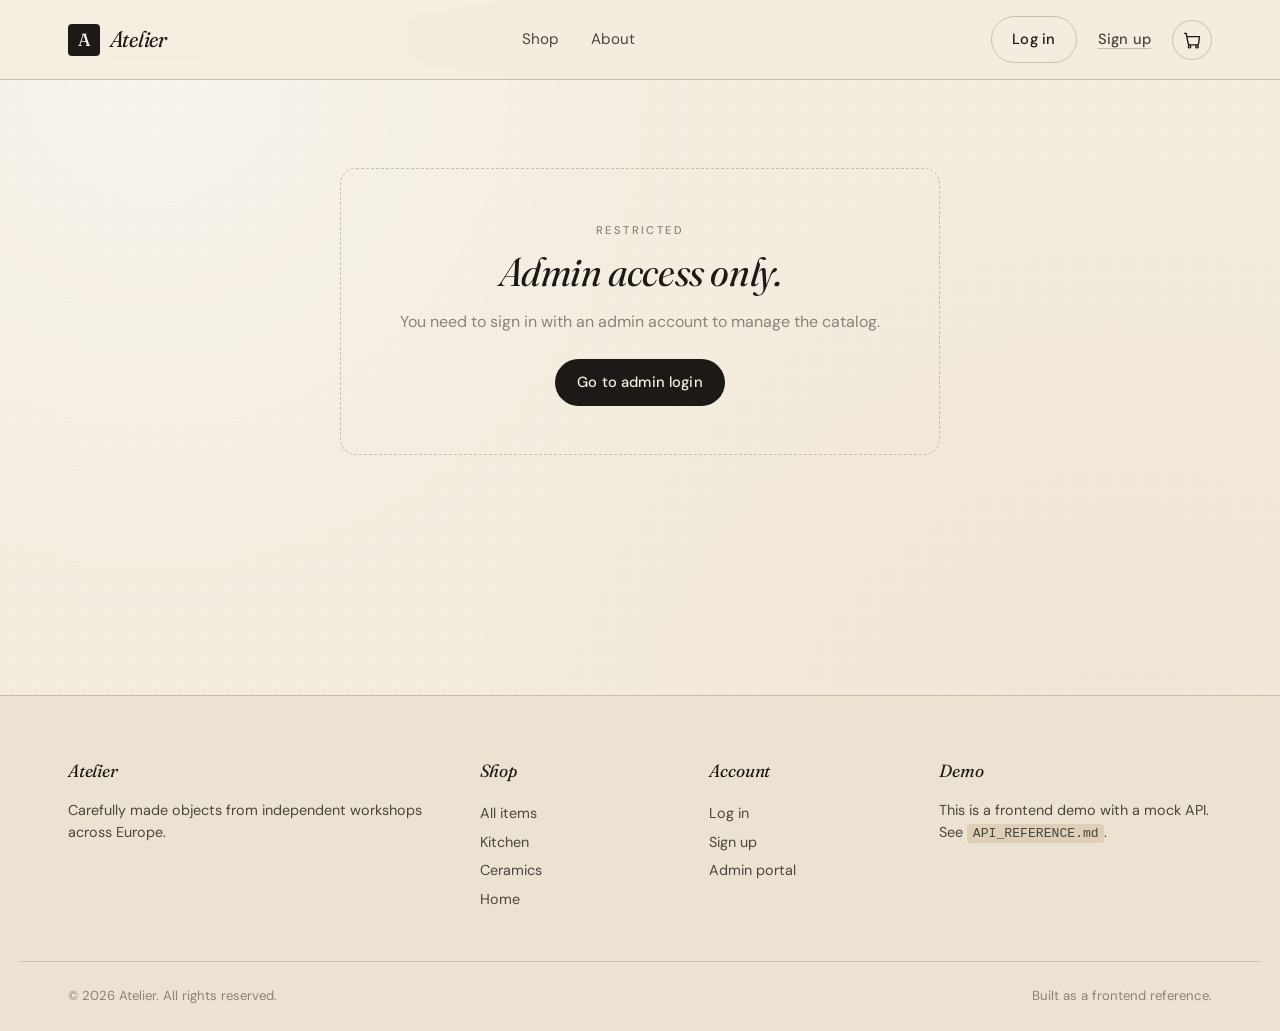
<file: ui/pages/admin-dashboard/index.html>
<!doctype html>
<html lang="en">
<head>
  <meta charset="utf-8">
  <meta name="viewport" content="width=device-width, initial-scale=1">
  <title>Admin dashboard — Atelier</title>
  <link rel="stylesheet" href="./styles.css">
</head>
<body>
  <header class="site-header" id="site-header"></header>

  <main>
    <div class="admin-page" id="admin-root">
      <div class="admin-header">
        <div>
          <span class="eyebrow">Admin</span>
          <h1>Manage catalog</h1>
          <p class="muted" style="margin-top:0.5rem;">
            Add, edit, or remove items. Changes appear instantly in the shop.
          </p>
        </div>
      </div>

      <div class="admin-grid">
        <aside class="admin-form">
          <h3 id="form-title">Add a new product</h3>
          <form id="product-form" novalidate>
            <div class="field">
              <label for="name">Name</label>
              <input id="name" name="name" type="text" required>
            </div>

            <div class="field-row">
              <div class="field">
                <label for="price">Price (DZD)</label>
                <input id="price" name="price" type="number" step="0.01" min="0" required>
              </div>
              <div class="field">
                <label for="stock">Stock</label>
                <input id="stock" name="stock" type="number" min="0" required value="1">
              </div>
            </div>

            <div class="field">
              <label for="category">Category</label>
              <input id="category" name="category" type="text" required
                     placeholder="e.g. kitchen, ceramics, home">
            </div>

            <div class="field">
              <label for="image">Image URL</label>
              <input id="image" name="image" type="url"
                     placeholder="https://…">
            </div>

            <div class="field">
              <label for="tags">Tags (comma-separated)</label>
              <input id="tags" name="tags" type="text"
                     placeholder="brass, lighting, workspace">
            </div>

            <div class="field">
              <label for="description">Description</label>
              <textarea id="description" name="description" rows="4" required></textarea>
            </div>

            <div style="display:flex; gap:0.6rem;">
              <button id="form-submit" type="submit" class="btn btn-primary btn-block">Add product</button>
              <button id="cancel-edit" type="button" class="btn btn-ghost" hidden>Cancel</button>
            </div>
          </form>
        </aside>

        <div id="admin-table-wrap"></div>
      </div>
    </div>

    <template id="admin-not-authorized-template">
      <div class="admin-not-authorized">
        <span class="eyebrow">Restricted</span>
        <h2 style="font-family: var(--font-display); font-style: italic; margin: 0.5rem 0 1rem;">
          Admin access only.
        </h2>
        <p class="muted" style="margin-bottom: 1.5rem">
          You need to sign in with an admin account to manage the catalog.
        </p>
        <a class="btn btn-primary" href="/ui/pages/admin/index.html">Go to admin login</a>
      </div>
    </template>

    <template id="admin-table-template">
      <table class="admin-table">
        <thead>
          <tr>
            <th></th>
            <th>Name</th>
            <th>Category</th>
            <th>Price</th>
            <th>Stock</th>
            <th class="actions">Actions</th>
          </tr>
        </thead>
        <tbody></tbody>
      </table>
    </template>

    <template id="admin-table-row-template">
      <tr>
        <td><img class="thumb" alt=""></td>
        <td class="name-cell"></td>
        <td class="category-cell"></td>
        <td class="price-cell"></td>
        <td class="stock-cell"></td>
        <td class="actions">
          <button class="btn btn-ghost btn-sm" data-edit>Edit</button>
          <button class="btn btn-danger btn-sm" data-delete>Delete</button>
        </td>
      </tr>
    </template>
  </main>

  <footer class="site-footer" id="site-footer"></footer>

  <script type="module" src="./page.js"></script>
</body>
</html>
</file>
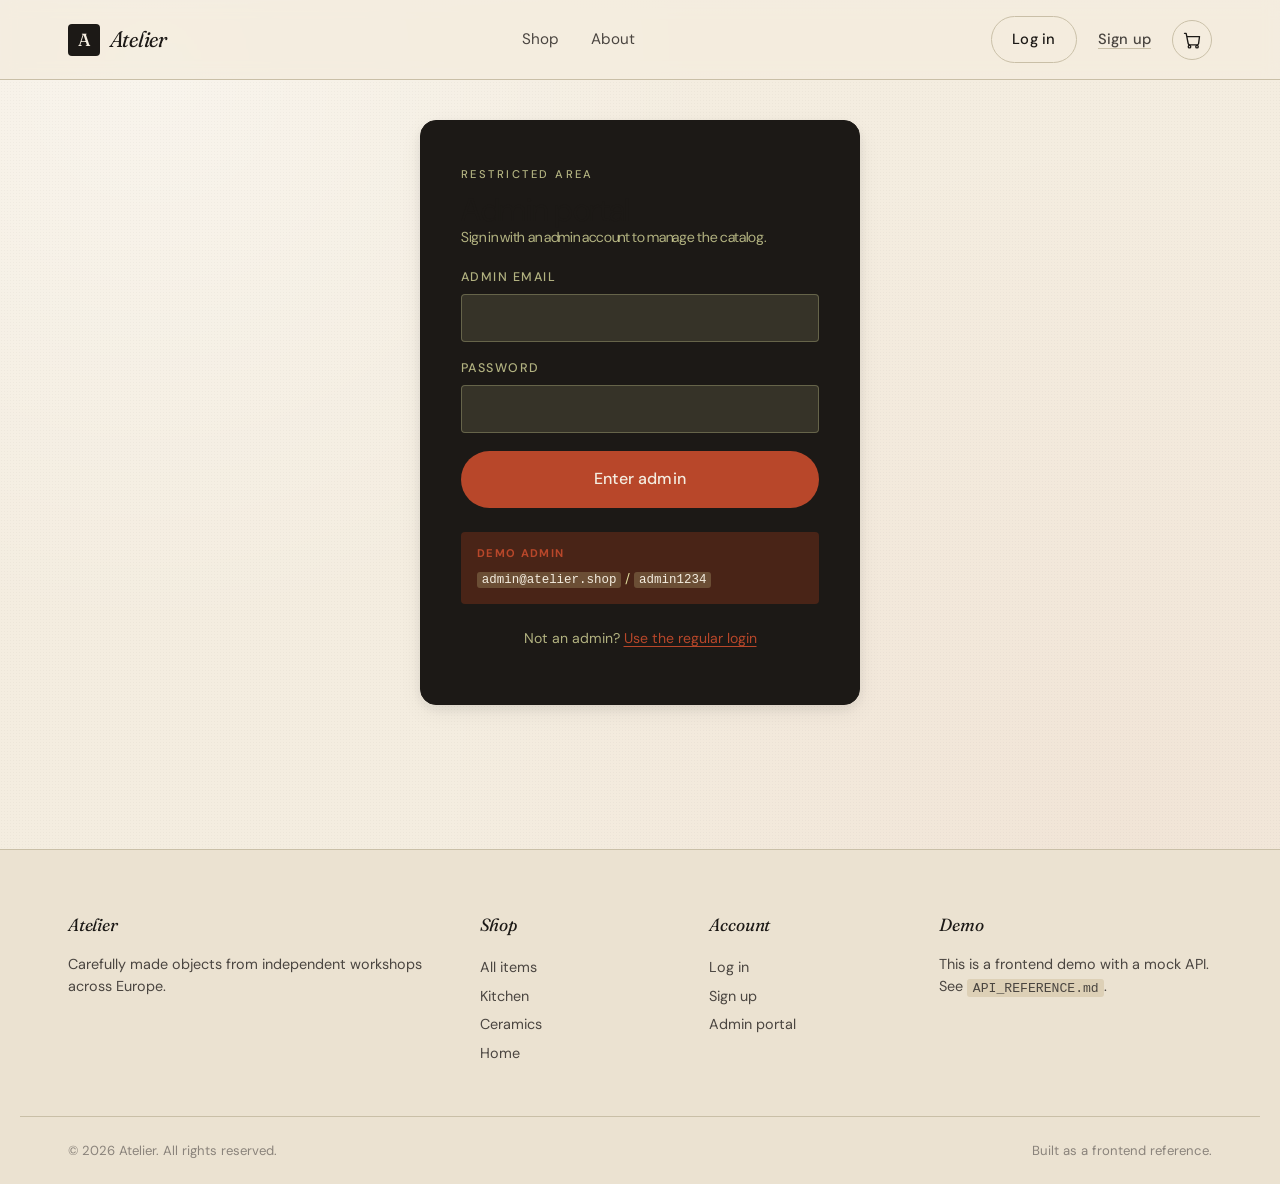
<file: ui/pages/admin/index.html>
<!doctype html>
<html lang="en">
<head>
  <meta charset="utf-8">
  <meta name="viewport" content="width=device-width, initial-scale=1">
  <title>Admin — Atelier</title>
  <link rel="stylesheet" href="./styles.css">
</head>
<body>
  <header class="site-header" id="site-header"></header>

  <main>
    <div class="auth-page">
      <div class="auth-card admin">
        <span class="auth-eyebrow">Restricted area</span>
        <h1 class="auth-title">
          Admin portal
          <small>Sign in with an admin account to manage the catalog.</small>
        </h1>

        <form id="admin-login-form" novalidate>
          <div id="form-error" class="form-error" hidden></div>

          <div class="field">
            <label for="email">Admin email</label>
            <input id="email" name="email" type="email" required autocomplete="email">
          </div>

          <div class="field">
            <label for="password">Password</label>
            <input id="password" name="password" type="password" required autocomplete="current-password">
          </div>

          <button type="submit" class="btn btn-primary btn-block btn-lg">Enter admin</button>
        </form>

        <div class="demo-creds">
          <strong>Demo admin</strong>
          <code>admin@atelier.shop</code> / <code>admin1234</code>
        </div>

        <p class="auth-foot">
          Not an admin? <a href="/ui/pages/login/index.html">Use the regular login</a>
        </p>
      </div>
    </div>
  </main>

  <footer class="site-footer" id="site-footer"></footer>

  <script type="module" src="./page.js"></script>
</body>
</html>
</file>
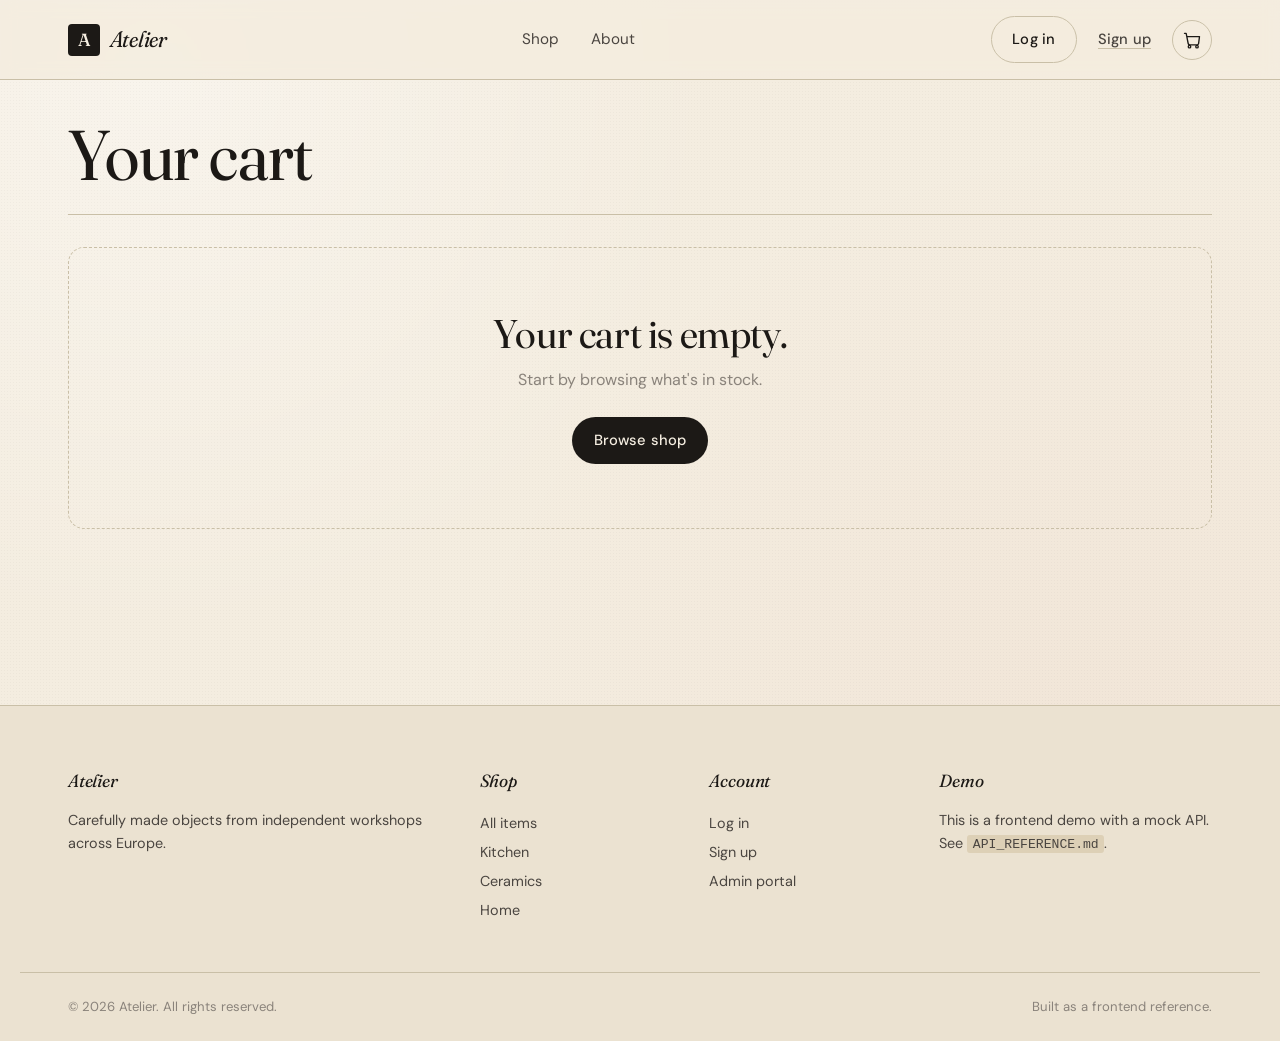
<file: ui/pages/cart/index.html>
<!doctype html>
<html lang="en">
<head>
  <meta charset="utf-8">
  <meta name="viewport" content="width=device-width, initial-scale=1">
  <title>Cart — Atelier</title>
  <link rel="stylesheet" href="./styles.css">
</head>
<body>
  <header class="site-header" id="site-header"></header>

  <main>
    <div class="cart-page" id="cart-root">
      <p class="muted" style="text-align:center;padding:3rem">Loading cart…</p>
    </div>

    <template id="cart-loading-template">
      <p class="muted" style="text-align:center;padding:3rem">Loading cart…</p>
    </template>

    <template id="cart-empty-template">
      <div>
        <header><h1>Your cart</h1></header>
        <div class="cart-empty">
          <h2>Your cart is empty.</h2>
          <p>Start by browsing what's in stock.</p>
          <a class="btn btn-primary" href="/ui/pages/shop/index.html">Browse shop</a>
        </div>
      </div>
    </template>

    <template id="cart-layout-template">
      <div>
        <header>
          <span class="eyebrow">Cart</span>
          <h1>Your selection</h1>
          <p class="muted" style="margin-top:0.5rem">
            <span id="cart-item-count"></span>
          </p>
        </header>

        <div class="cart-page-grid">
          <div class="cart-list" id="cart-list">
            <div id="cart-items"></div>
            <div style="display:flex;justify-content:flex-end;padding-top:1.5rem">
              <button class="btn btn-quiet" id="clear-cart">Clear cart</button>
            </div>
          </div>

          <aside class="cart-summary">
            <h3>Summary</h3>
            <div class="summary-row">
              <span>Subtotal</span>
              <span id="summary-subtotal"></span>
            </div>
            <div class="summary-row">
              <span>Shipping</span>
              <span class="muted">Calculated at checkout</span>
            </div>
            <div class="summary-row total">
              <span>Total</span>
              <span id="summary-total"></span>
            </div>
            <button class="btn btn-primary btn-block btn-lg" id="checkout-btn">
              Checkout
            </button>
            <p class="summary-note" id="summary-note"></p>
          </aside>
        </div>
      </div>
    </template>

    <template id="cart-item-template">
      <div class="cart-item">
        <a class="cart-item-img">
          <img alt="">
        </a>
        <div class="cart-item-info">
          <h3><a class="cart-item-link" style="color:inherit"></a></h3>
          <div class="item-price" data-role="item-price"></div>
          <div class="item-controls">
            <div class="qty-stepper">
              <button data-step="-1" aria-label="Decrease">&minus;</button>
              <input class="qty-input" type="number" min="1">
              <button data-step="1" aria-label="Increase">+</button>
            </div>
            <button class="item-remove">Remove</button>
          </div>
        </div>
        <div class="cart-item-subtotal" data-role="item-subtotal"></div>
      </div>
    </template>

    <template id="cart-summary-logged-in-template">
      <span>Logged in — your cart is saved to your account.</span>
    </template>

    <template id="cart-summary-guest-template">
      <span>Guest checkout. </span>
      <a href="/ui/pages/login/index.html" style="text-decoration:underline">Log in</a>
      <span> to save your cart.</span>
    </template>
  </main>

  <footer class="site-footer" id="site-footer"></footer>

  <script type="module" src="./page.js"></script>
</body>
</html>
</file>
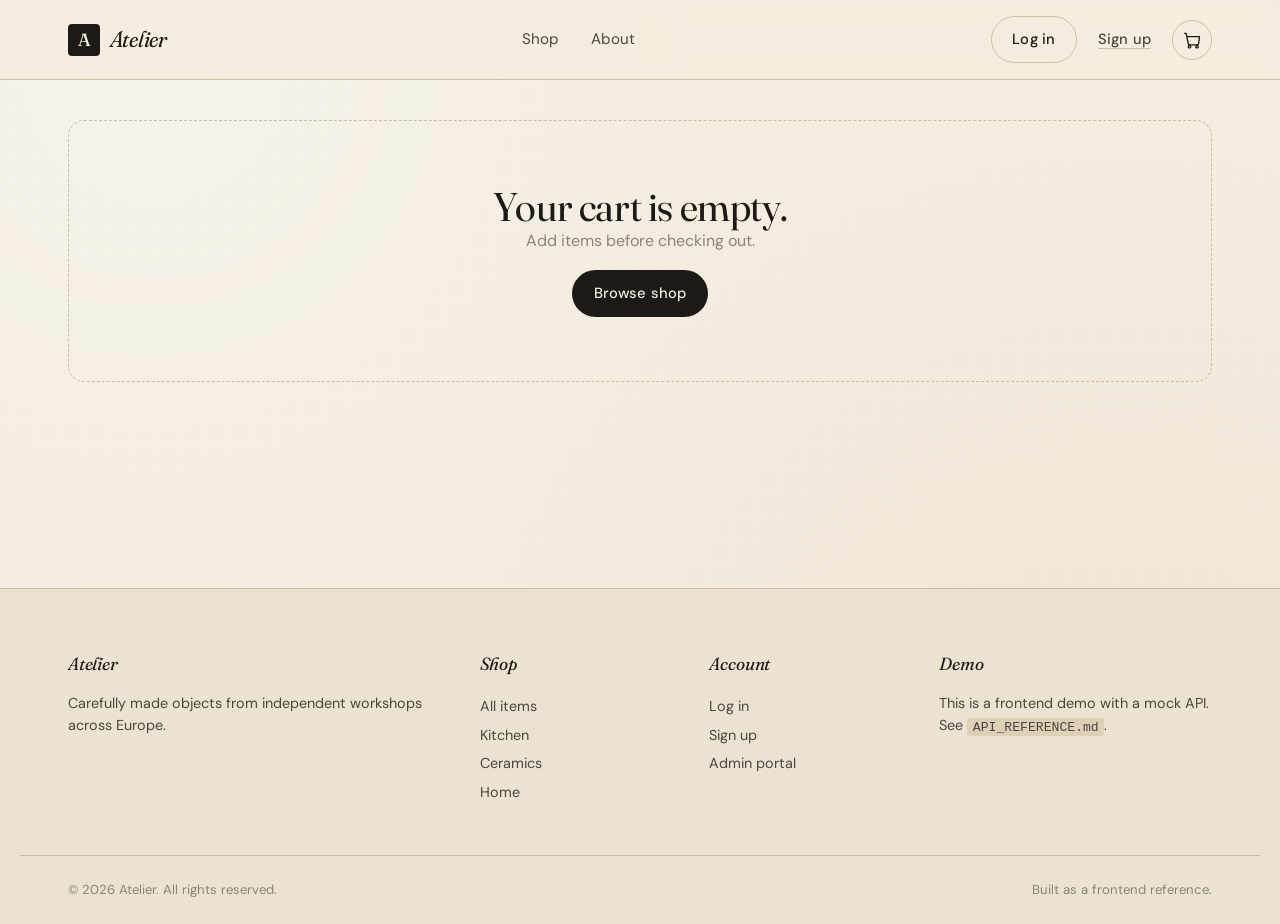
<file: ui/pages/checkout/index.html>
<!doctype html>
<html lang="en">
<head>
  <meta charset="utf-8">
  <meta name="viewport" content="width=device-width, initial-scale=1">
  <title>Checkout — Atelier</title>
  <link rel="stylesheet" href="./styles.css">
</head>
<body>
  <header class="site-header" id="site-header"></header>

  <main>
    <div class="checkout-page" id="checkout-root">
      <p class="muted" style="text-align:center;padding:3rem">Loading checkout…</p>
    </div>

    <template id="checkout-empty-template">
      <div class="checkout-empty">
        <h2>Your cart is empty.</h2>
        <p class="muted">Add items before checking out.</p>
        <a class="btn btn-primary" href="/ui/pages/shop/index.html">Browse shop</a>
      </div>
    </template>

    <template id="checkout-login-template">
      <div class="checkout-empty">
        <h2>Please log in to checkout.</h2>
        <p class="muted">Your cart is saved once you sign in.</p>
        <a class="btn btn-primary" href="/ui/pages/login/index.html?next=/ui/pages/checkout/index.html">Log in</a>
      </div>
    </template>

    <template id="checkout-form-template">
      <div>
        <div class="checkout-header">
          <span class="eyebrow">Checkout</span>
          <h1>Delivery & payment</h1>
          <p class="muted" style="margin-top:0.5rem">
            Review your order and confirm delivery details.
          </p>
        </div>

        <div class="checkout-grid">
          <div class="checkout-card">
            <form id="checkout-form" novalidate>
              <div id="form-error" class="form-error" hidden></div>

              <div class="field">
                <label for="wilaya">Delivery wilaya</label>
                <select id="wilaya" name="wilaya" required>
                  <option value="" selected>Select wilaya</option>
                </select>
              </div>

              <div class="field">
                <label>Delivery method</label>
                <div class="segmented" role="radiogroup" id="delivery-methods"></div>
              </div>

              <div class="field">
                <label for="address">Exact address</label>
                <textarea id="address" name="address" rows="4" required placeholder="Street, building, city"></textarea>
              </div>

              <div class="field">
                <label>Payment method</label>
                <div class="segmented" role="radiogroup">
                  <label class="segmented-item">
                    <input type="radio" name="payment" value="dahabiya" checked>
                    <span>Dahabiya</span>
                  </label>
                  <label class="segmented-item">
                    <input type="radio" name="payment" value="cod">
                    <span>Cash on delivery</span>
                  </label>
                </div>
              </div>

              <button type="submit" class="btn btn-primary btn-block btn-lg">Place order</button>
            </form>
          </div>

          <aside class="checkout-card" id="summary-card">
            <div class="summary-title">Order summary</div>
            <div class="summary-row">
              <span>Subtotal</span>
              <span id="subtotal"></span>
            </div>
            <div class="summary-row">
              <span>Delivery</span>
              <span id="delivery"></span>
            </div>
            <div class="summary-row total">
              <span>Total</span>
              <span id="total"></span>
            </div>
            <p class="summary-note">Delivery price updates after choosing a wilaya.</p>
          </aside>
        </div>
      </div>
    </template>

    <template id="checkout-wilaya-option-template">
      <option></option>
    </template>

    <template id="checkout-delivery-method-template">
      <label class="segmented-item">
        <input type="radio" name="deliveryMethod">
        <span></span>
      </label>
    </template>

    <template id="checkout-success-template">
      <div class="checkout-success">
        <h2>Thank you!</h2>
        <p class="muted">Your order has been received.</p>
        <a class="btn btn-primary" href="/ui/pages/shop/index.html">Back to shop</a>
      </div>
    </template>
  </main>

  <footer class="site-footer" id="site-footer"></footer>

  <script type="module" src="./page.js"></script>
</body>
</html>
</file>
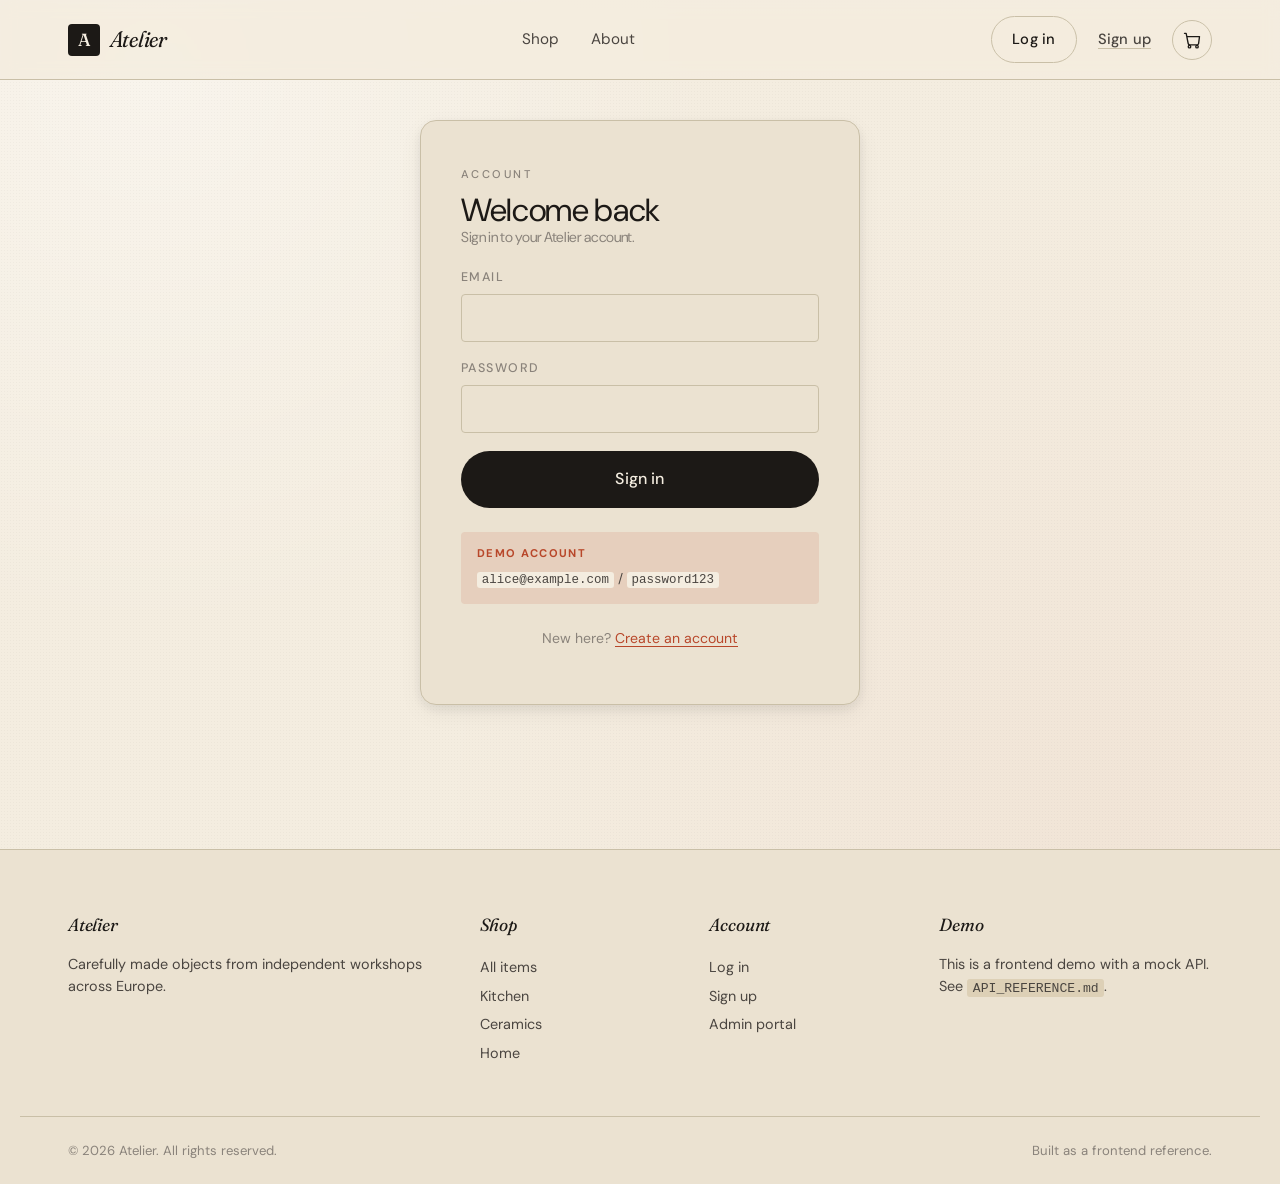
<file: ui/pages/login/index.html>
<!doctype html>
<html lang="en">
<head>
  <meta charset="utf-8">
  <meta name="viewport" content="width=device-width, initial-scale=1">
  <title>Sign in — Atelier</title>
  <link rel="stylesheet" href="./styles.css">
</head>
<body>
  <header class="site-header" id="site-header"></header>

  <main>
    <div class="auth-page">
      <div class="auth-card">
        <span class="auth-eyebrow">Account</span>
        <h1 class="auth-title">
          Welcome back
          <small>Sign in to your Atelier account.</small>
        </h1>

        <form id="login-form" novalidate>
          <div id="form-error" class="form-error" hidden></div>

          <div class="field">
            <label for="email">Email</label>
            <input id="email" name="email" type="email" required autocomplete="email">
          </div>

          <div class="field">
            <label for="password">Password</label>
            <input id="password" name="password" type="password" required autocomplete="current-password">
          </div>

          <button type="submit" class="btn btn-primary btn-block btn-lg">Sign in</button>
        </form>

        <div class="demo-creds">
          <strong>Demo account</strong>
          <code>alice@example.com</code> / <code>password123</code>
        </div>

        <p class="auth-foot">
          New here? <a href="/ui/pages/register/index.html">Create an account</a>
        </p>
      </div>
    </div>
  </main>

  <footer class="site-footer" id="site-footer"></footer>

  <script type="module" src="./page.js"></script>
</body>
</html>
</file>
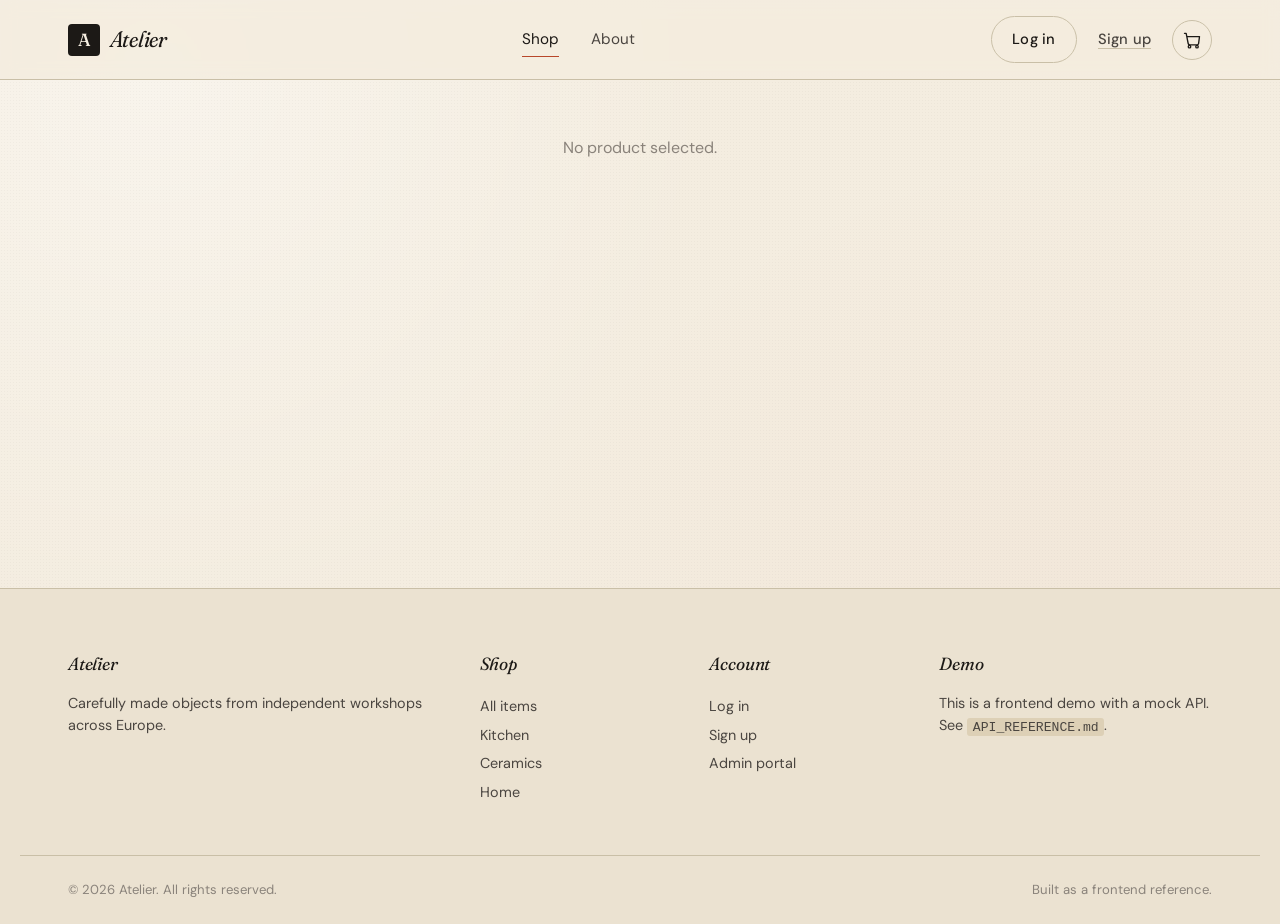
<file: ui/pages/product/index.html>
<!doctype html>
<html lang="en">
<head>
  <meta charset="utf-8">
  <meta name="viewport" content="width=device-width, initial-scale=1">
  <title>Product — Atelier</title>
  <link rel="stylesheet" href="./styles.css">
</head>
<body>
  <header class="site-header" id="site-header"></header>

  <main>
    <div id="product-root">
      <p class="muted" style="padding: 4rem 1rem; text-align: center;">Loading…</p>
    </div>

    <template id="product-empty-template">
      <p class="muted" style="padding: 4rem 1rem; text-align: center;">No product selected.</p>
    </template>

    <template id="product-not-found-template">
      <div class="empty-state">
        <h3>Product not found.</h3>
        <p>We couldn't find that piece. <a href="/ui/pages/shop/index.html">Browse the shop</a>.</p>
      </div>
    </template>

    <template id="product-layout-template">
      <div>
        <a class="back-link" id="product-back-link" href="/ui/pages/shop/index.html">&larr; Back to shop</a>
        <div class="product-detail">
          <div class="product-gallery">
            <div class="product-gallery-main">
              <img id="gallery-main" alt="">
            </div>
            <div class="product-gallery-thumbs" id="gallery-thumbs"></div>
          </div>

          <div class="product-info">
            <span class="eyebrow" id="product-category"></span>
            <h1 id="product-name"></h1>
            <div class="product-info-rating">
              <span class="stars" id="product-stars"></span>
              <span id="product-reviews"></span>
            </div>
            <div class="product-info-price" id="product-price"></div>

            <div class="product-info-desc" id="product-description"></div>

            <div class="product-info-actions">
              <div class="qty-stepper">
                <button type="button" data-step="-1" aria-label="Decrease quantity">&minus;</button>
                <input type="number" id="qty-input" value="1" min="1">
                <button type="button" data-step="1" aria-label="Increase quantity">+</button>
              </div>
              <button class="btn btn-primary btn-lg" id="add-to-cart"></button>
            </div>

            <div class="product-info-meta">
              <dl>
                <dt>Stock</dt>
                <dd id="product-stock"></dd>
                <dt>Category</dt>
                <dd id="product-category-meta"></dd>
                <dt>Item ref.</dt>
                <dd><code id="product-id"></code></dd>
              </dl>
              <div class="product-tags" id="product-tags"></div>
            </div>
          </div>
        </div>
      </div>
    </template>

    <template id="product-thumb-template">
      <button data-i>
        <img alt="">
      </button>
    </template>

    <template id="product-tag-template">
      <span class="product-tag"></span>
    </template>
  </main>

  <footer class="site-footer" id="site-footer"></footer>

  <script type="module" src="./page.js"></script>
</body>
</html>
</file>
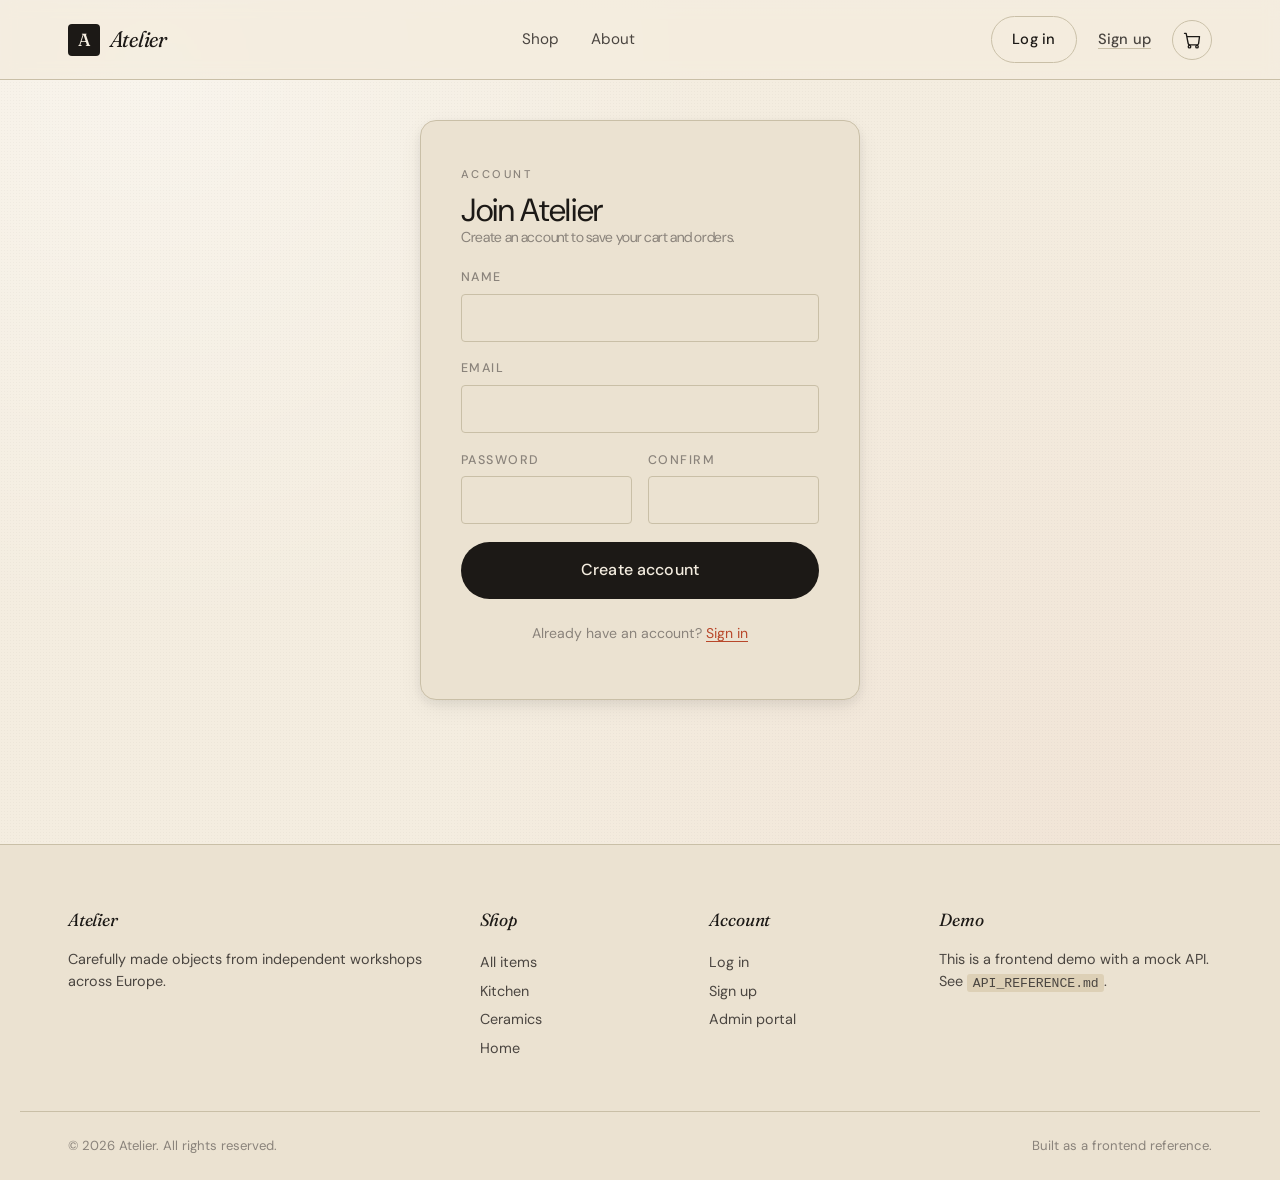
<file: ui/pages/register/index.html>
<!doctype html>
<html lang="en">
<head>
  <meta charset="utf-8">
  <meta name="viewport" content="width=device-width, initial-scale=1">
  <title>Create account — Atelier</title>
  <link rel="stylesheet" href="./styles.css">
</head>
<body>
  <header class="site-header" id="site-header"></header>

  <main>
    <div class="auth-page">
      <div class="auth-card">
        <span class="auth-eyebrow">Account</span>
        <h1 class="auth-title">
          Join Atelier
          <small>Create an account to save your cart and orders.</small>
        </h1>

        <form id="register-form" novalidate>
          <div id="form-error" class="form-error" hidden></div>

          <div class="field">
            <label for="name">Name</label>
            <input id="name" name="name" type="text" required autocomplete="name">
          </div>

          <div class="field">
            <label for="email">Email</label>
            <input id="email" name="email" type="email" required autocomplete="email">
          </div>

          <div class="field-row">
            <div class="field">
              <label for="password">Password</label>
              <input id="password" name="password" type="password" required minlength="6" autocomplete="new-password">
            </div>
            <div class="field">
              <label for="confirm">Confirm</label>
              <input id="confirm" name="confirm" type="password" required minlength="6" autocomplete="new-password">
            </div>
          </div>

          <button type="submit" class="btn btn-primary btn-block btn-lg">Create account</button>
        </form>

        <p class="auth-foot">
          Already have an account? <a href="/ui/pages/login/index.html">Sign in</a>
        </p>
      </div>
    </div>
  </main>

  <footer class="site-footer" id="site-footer"></footer>

  <script type="module" src="./page.js"></script>
</body>
</html>
</file>
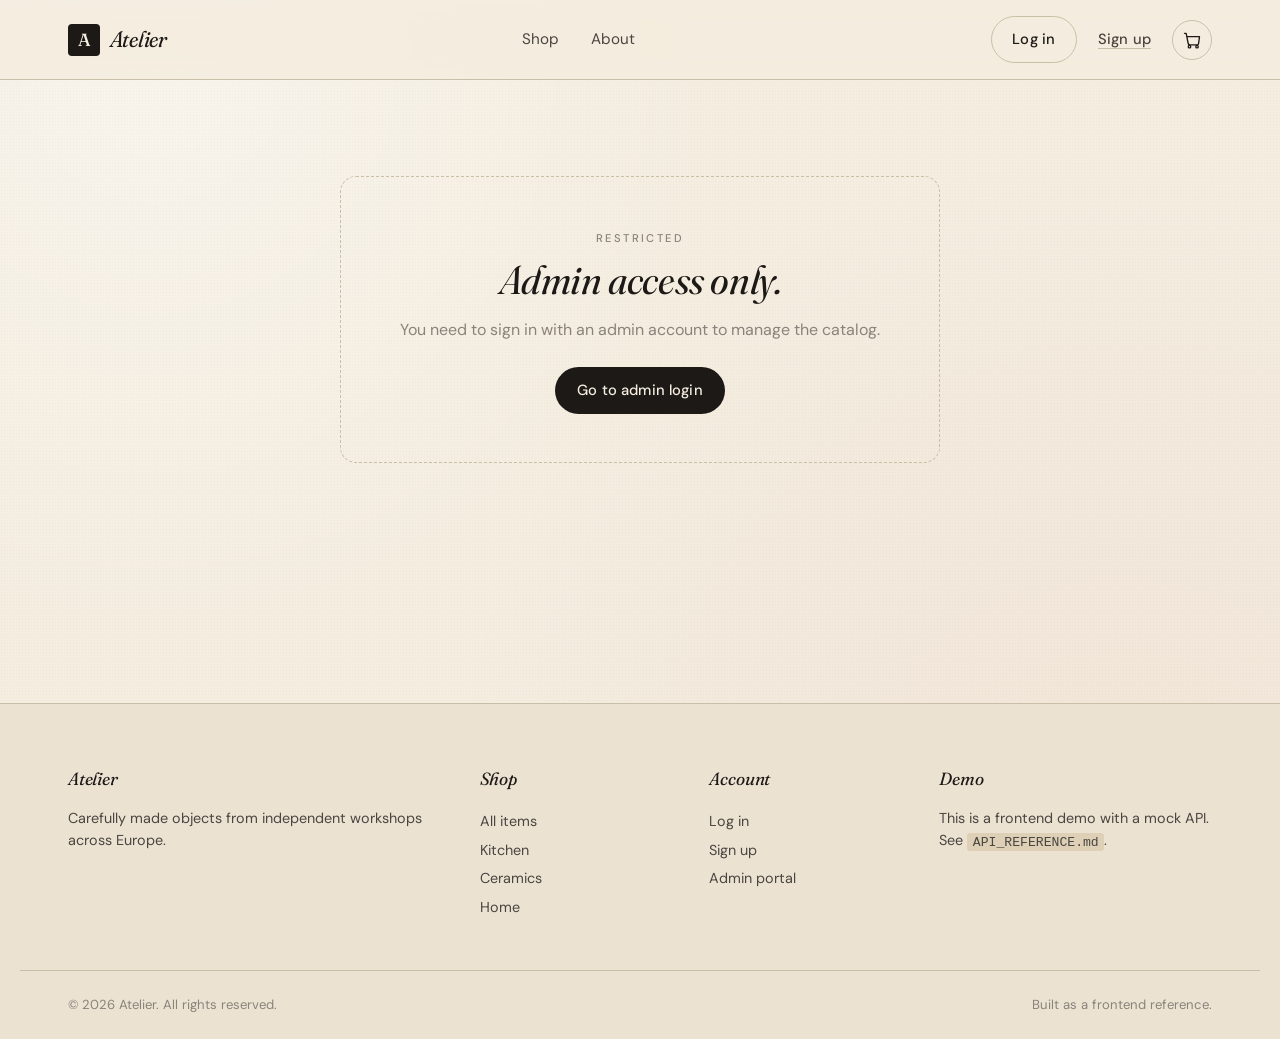
<file: admin-dashboard.html>
<!doctype html>
<html lang="en">
<head>
  <meta charset="utf-8">
  <meta name="viewport" content="width=device-width, initial-scale=1">
  <title>Admin dashboard — Atelier</title>
  <link rel="stylesheet" href="css/main.css">
  <link rel="stylesheet" href="css/components.css">
</head>
<body>
  <header class="site-header" id="site-header"></header>

  <main>
    <div class="admin-page" id="admin-root">
      <div class="admin-header">
        <div>
          <span class="eyebrow">Admin</span>
          <h1>Manage catalog</h1>
          <p class="muted" style="margin-top:0.5rem;">
            Add, edit, or remove items. Changes appear instantly in the shop.
          </p>
        </div>
      </div>

      <div class="admin-grid">
        <aside class="admin-form">
          <h3 id="form-title">Add a new product</h3>
          <form id="product-form" novalidate>
            <div class="field">
              <label for="name">Name</label>
              <input id="name" name="name" type="text" required>
            </div>

            <div class="field-row">
              <div class="field">
                <label for="price">Price (EUR)</label>
                <input id="price" name="price" type="number" step="0.01" min="0" required>
              </div>
              <div class="field">
                <label for="stock">Stock</label>
                <input id="stock" name="stock" type="number" min="0" required value="1">
              </div>
            </div>

            <div class="field">
              <label for="category">Category</label>
              <input id="category" name="category" type="text" required
                     placeholder="e.g. kitchen, ceramics, home">
            </div>

            <div class="field">
              <label for="image">Image URL</label>
              <input id="image" name="image" type="url"
                     placeholder="https://…">
            </div>

            <div class="field">
              <label for="tags">Tags (comma-separated)</label>
              <input id="tags" name="tags" type="text"
                     placeholder="brass, lighting, workspace">
            </div>

            <div class="field">
              <label for="description">Description</label>
              <textarea id="description" name="description" rows="4" required></textarea>
            </div>

            <div style="display:flex; gap:0.6rem;">
              <button id="form-submit" type="submit" class="btn btn-primary btn-block">Add product</button>
              <button id="cancel-edit" type="button" class="btn btn-ghost" hidden>Cancel</button>
            </div>
          </form>
        </aside>

        <div id="admin-table-wrap"></div>
      </div>
    </div>
  </main>

  <footer class="site-footer" id="site-footer"></footer>

  <script type="module" src="js/pages/admin-dashboard.js"></script>
</body>
</html>
</file>
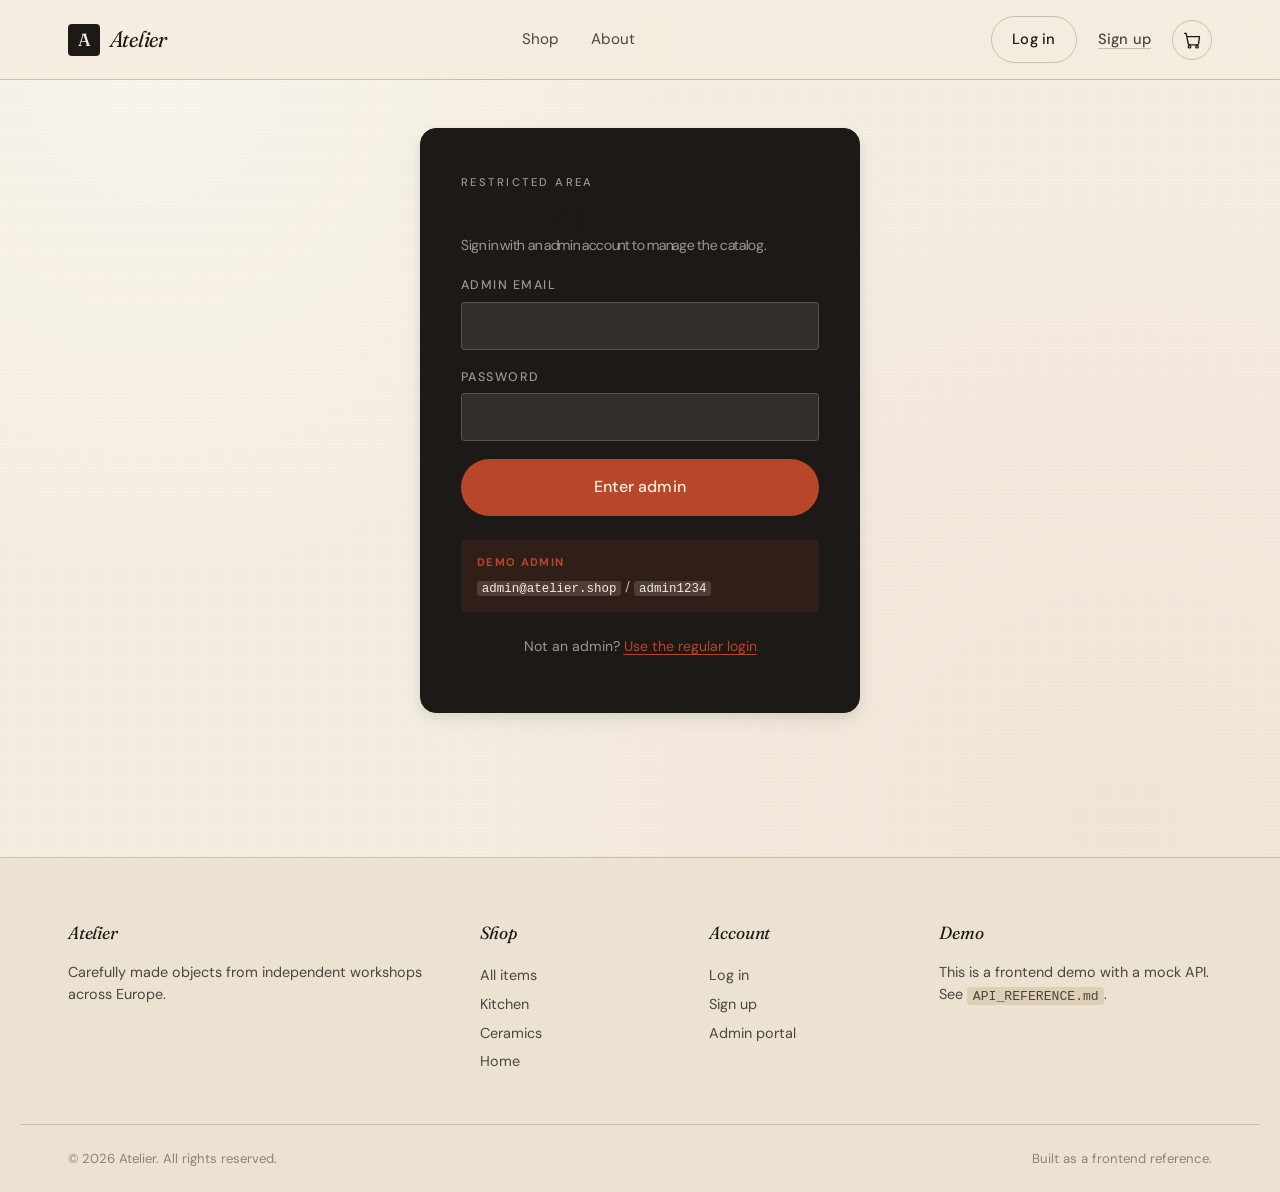
<file: admin.html>
<!doctype html>
<html lang="en">
<head>
  <meta charset="utf-8">
  <meta name="viewport" content="width=device-width, initial-scale=1">
  <title>Admin — Atelier</title>
  <link rel="stylesheet" href="css/main.css">
  <link rel="stylesheet" href="css/components.css">
</head>
<body>
  <header class="site-header" id="site-header"></header>

  <main>
    <div class="auth-page">
      <div class="auth-card admin">
        <span class="auth-eyebrow">Restricted area</span>
        <h1 class="auth-title">
          Admin portal
          <small>Sign in with an admin account to manage the catalog.</small>
        </h1>

        <form id="admin-login-form" novalidate>
          <div id="form-error" class="form-error" hidden></div>

          <div class="field">
            <label for="email">Admin email</label>
            <input id="email" name="email" type="email" required autocomplete="email">
          </div>

          <div class="field">
            <label for="password">Password</label>
            <input id="password" name="password" type="password" required autocomplete="current-password">
          </div>

          <button type="submit" class="btn btn-primary btn-block btn-lg">Enter admin</button>
        </form>

        <div class="demo-creds">
          <strong>Demo admin</strong>
          <code>admin@atelier.shop</code> / <code>admin1234</code>
        </div>

        <p class="auth-foot">
          Not an admin? <a href="login.html">Use the regular login</a>
        </p>
      </div>
    </div>
  </main>

  <footer class="site-footer" id="site-footer"></footer>

  <script type="module" src="js/pages/admin-login.js"></script>
</body>
</html>
</file>
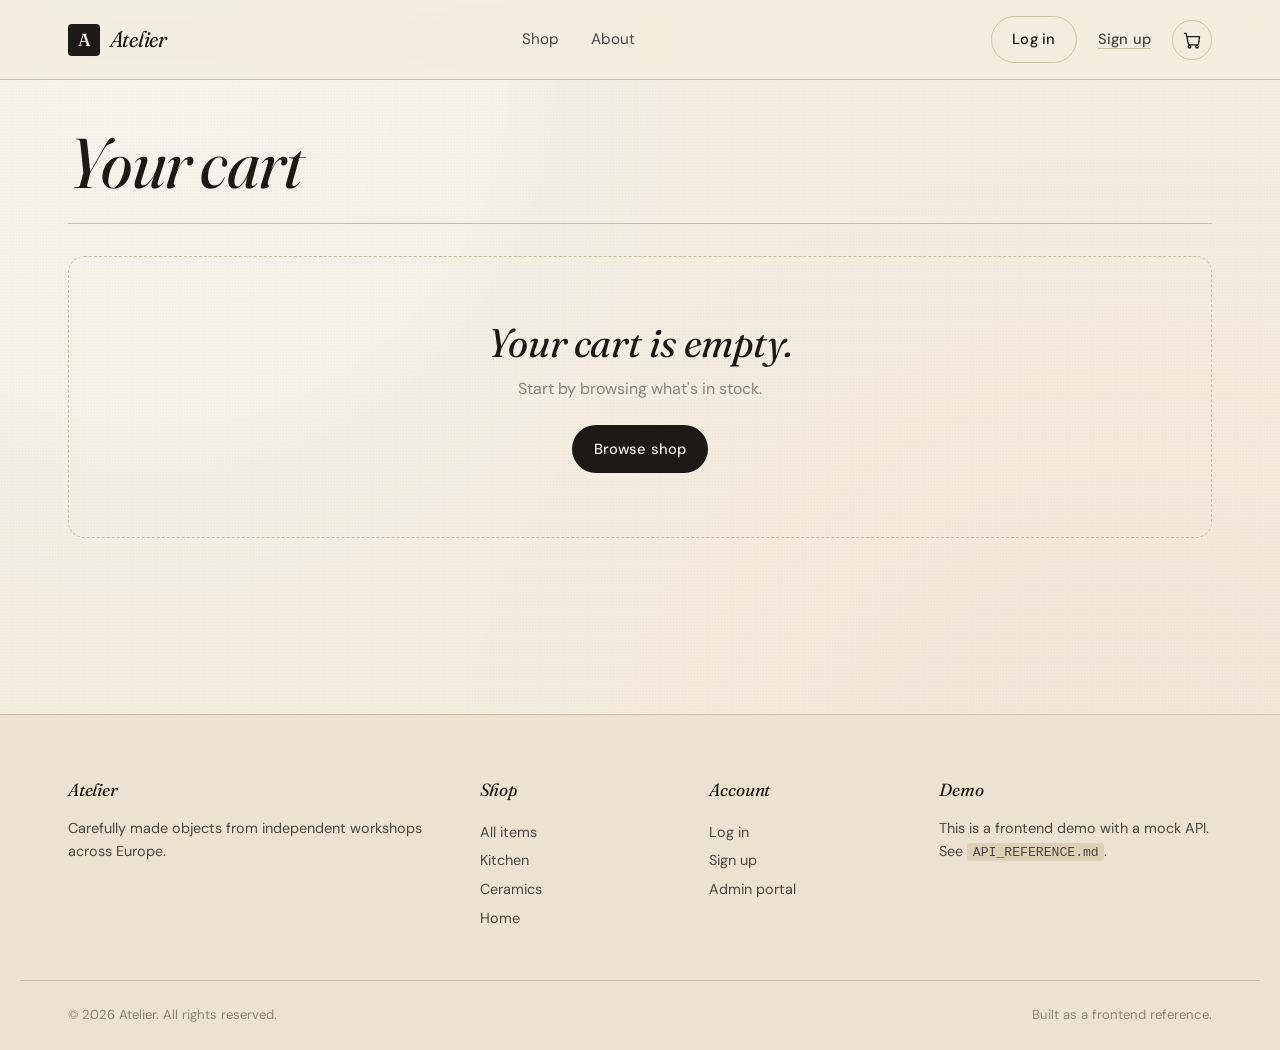
<file: cart.html>
<!doctype html>
<html lang="en">
<head>
  <meta charset="utf-8">
  <meta name="viewport" content="width=device-width, initial-scale=1">
  <title>Cart — Atelier</title>
  <link rel="stylesheet" href="css/main.css">
  <link rel="stylesheet" href="css/components.css">
</head>
<body>
  <header class="site-header" id="site-header"></header>

  <main>
    <div class="cart-page" id="cart-root">
      <p class="muted" style="text-align:center;padding:3rem">Loading cart…</p>
    </div>
  </main>

  <footer class="site-footer" id="site-footer"></footer>

  <script type="module" src="js/pages/cart-page.js"></script>
</body>
</html>
</file>
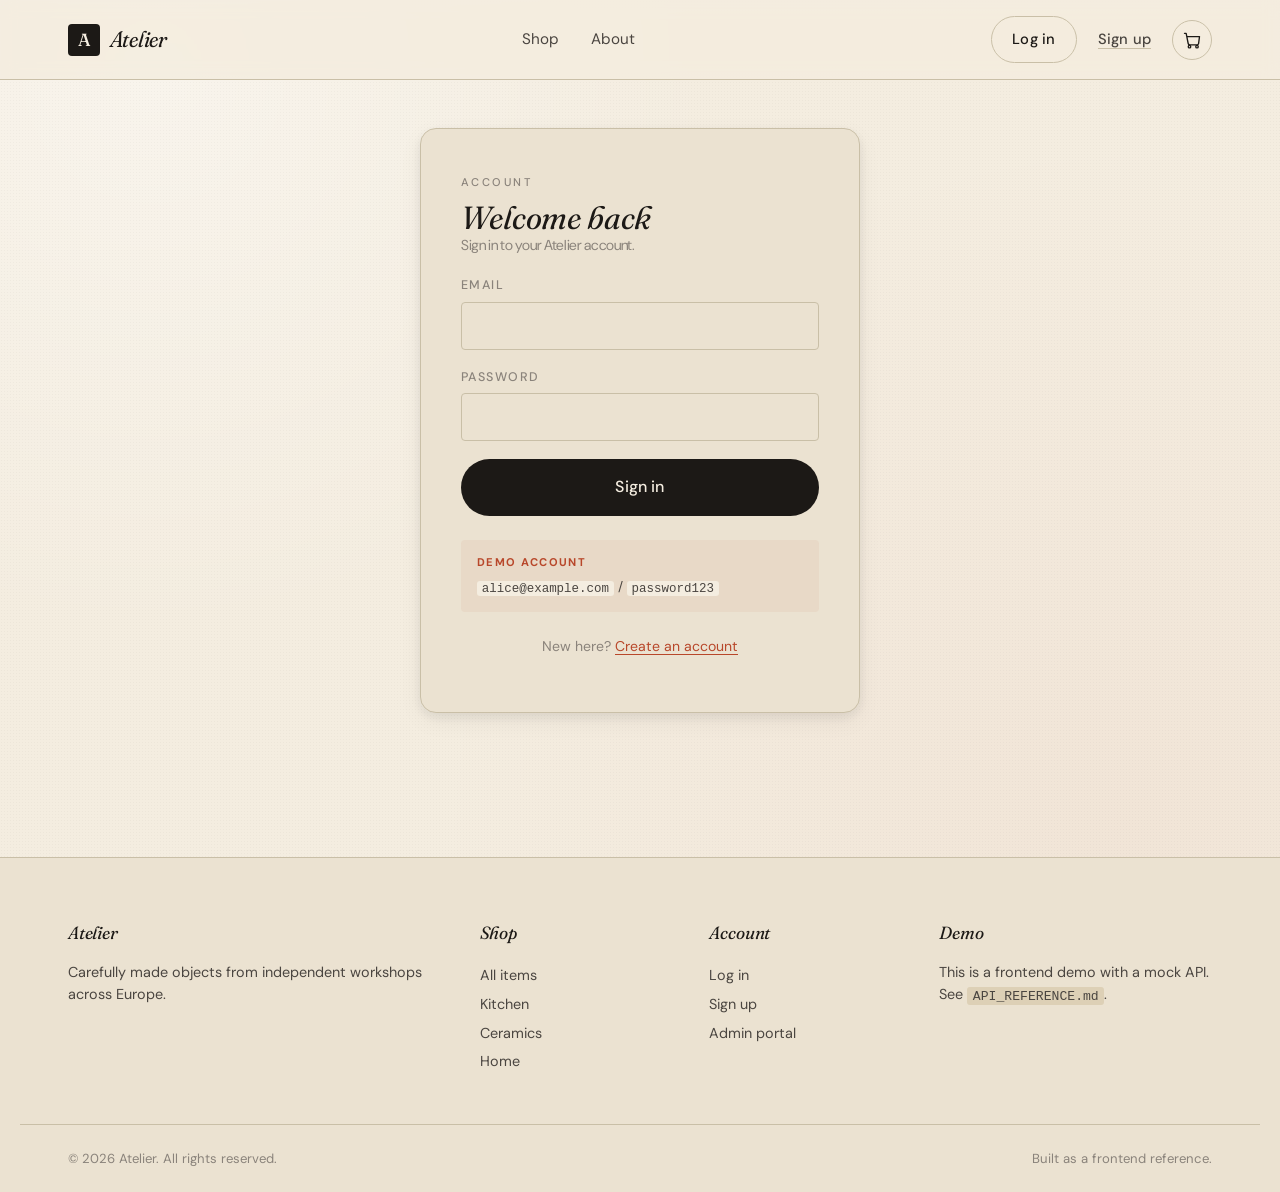
<file: login.html>
<!doctype html>
<html lang="en">
<head>
  <meta charset="utf-8">
  <meta name="viewport" content="width=device-width, initial-scale=1">
  <title>Sign in — Atelier</title>
  <link rel="stylesheet" href="css/main.css">
  <link rel="stylesheet" href="css/components.css">
</head>
<body>
  <header class="site-header" id="site-header"></header>

  <main>
    <div class="auth-page">
      <div class="auth-card">
        <span class="auth-eyebrow">Account</span>
        <h1 class="auth-title">
          Welcome back
          <small>Sign in to your Atelier account.</small>
        </h1>

        <form id="login-form" novalidate>
          <div id="form-error" class="form-error" hidden></div>

          <div class="field">
            <label for="email">Email</label>
            <input id="email" name="email" type="email" required autocomplete="email">
          </div>

          <div class="field">
            <label for="password">Password</label>
            <input id="password" name="password" type="password" required autocomplete="current-password">
          </div>

          <button type="submit" class="btn btn-primary btn-block btn-lg">Sign in</button>
        </form>

        <div class="demo-creds">
          <strong>Demo account</strong>
          <code>alice@example.com</code> / <code>password123</code>
        </div>

        <p class="auth-foot">
          New here? <a href="register.html">Create an account</a>
        </p>
      </div>
    </div>
  </main>

  <footer class="site-footer" id="site-footer"></footer>

  <script type="module" src="js/pages/login.js"></script>
</body>
</html>
</file>
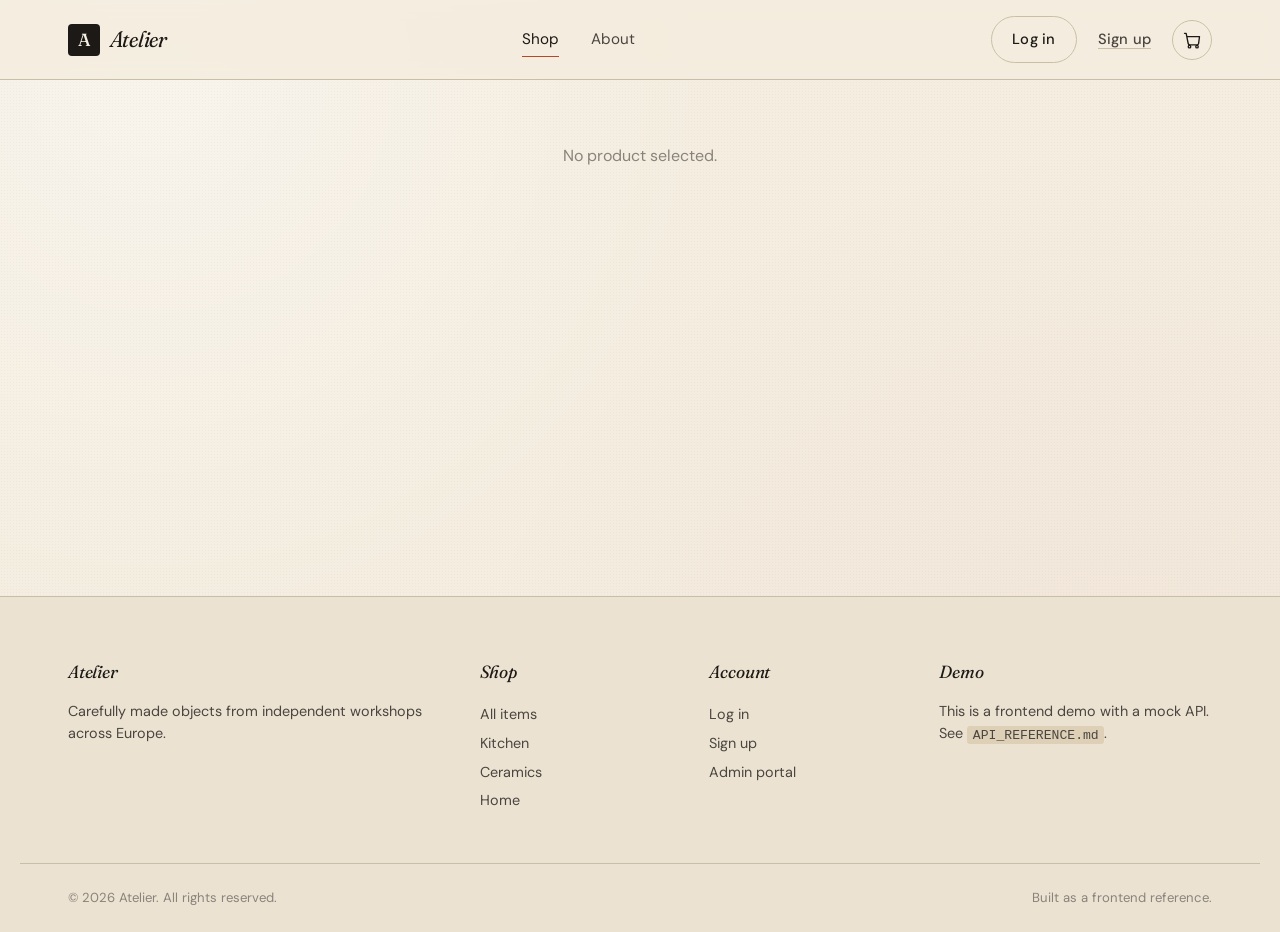
<file: product.html>
<!doctype html>
<html lang="en">
<head>
  <meta charset="utf-8">
  <meta name="viewport" content="width=device-width, initial-scale=1">
  <title>Product — Atelier</title>
  <link rel="stylesheet" href="css/main.css">
  <link rel="stylesheet" href="css/components.css">
</head>
<body>
  <header class="site-header" id="site-header"></header>

  <main>
    <div id="product-root">
      <p class="muted" style="padding: 4rem 1rem; text-align: center;">Loading…</p>
    </div>
  </main>

  <footer class="site-footer" id="site-footer"></footer>

  <script type="module" src="js/pages/product.js"></script>
</body>
</html>
</file>
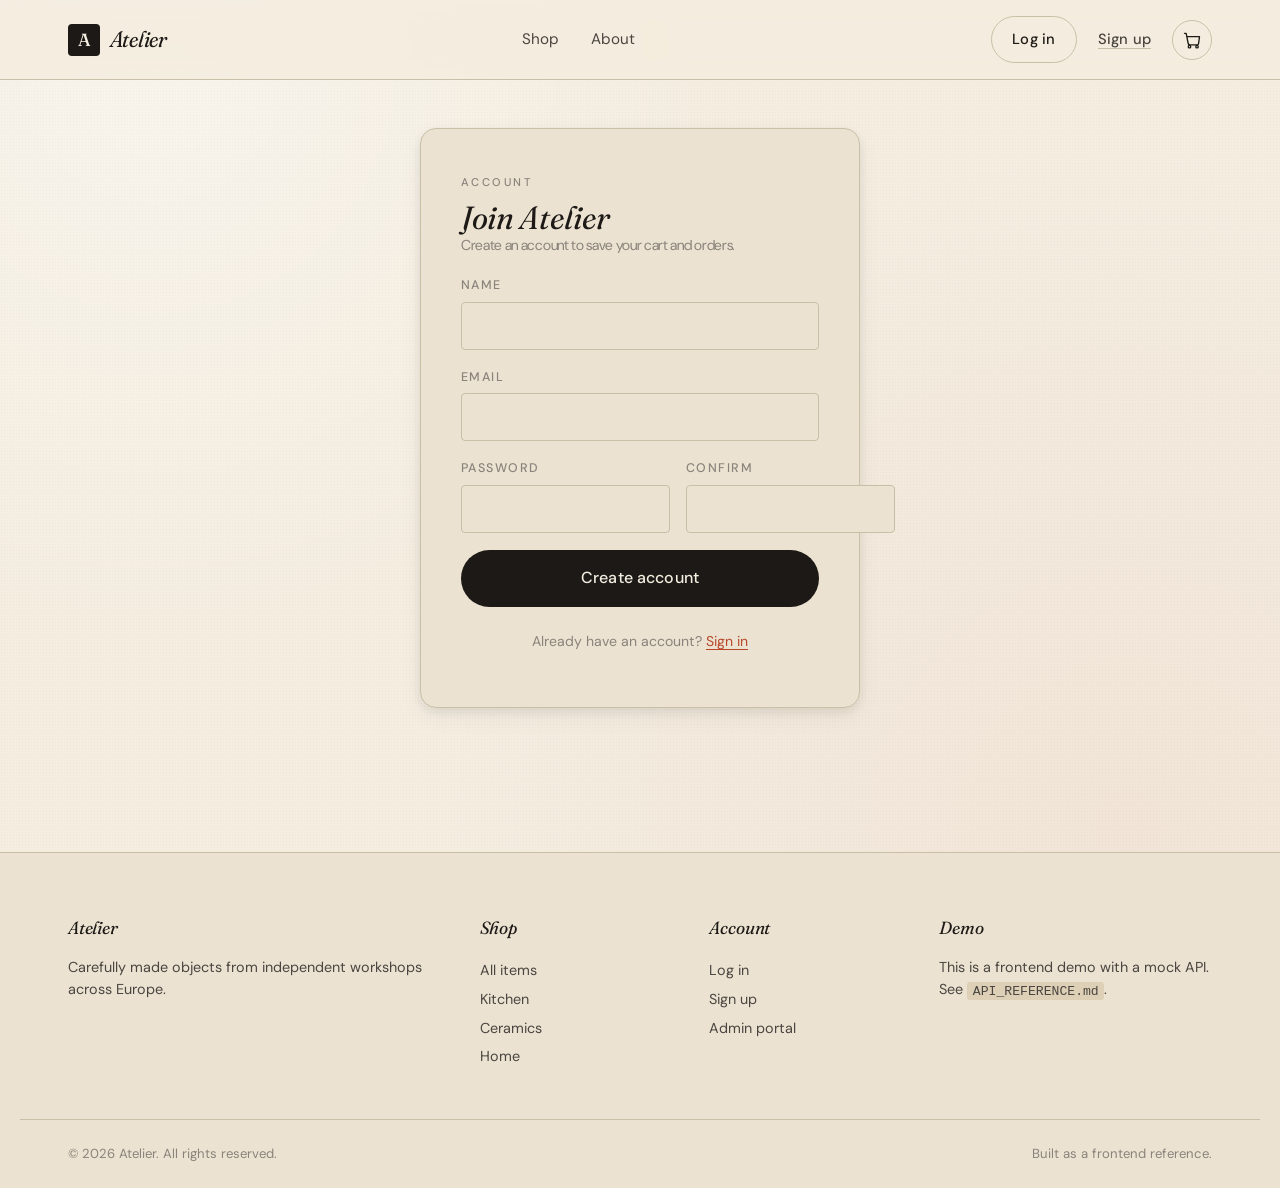
<file: register.html>
<!doctype html>
<html lang="en">
<head>
  <meta charset="utf-8">
  <meta name="viewport" content="width=device-width, initial-scale=1">
  <title>Create account — Atelier</title>
  <link rel="stylesheet" href="css/main.css">
  <link rel="stylesheet" href="css/components.css">
</head>
<body>
  <header class="site-header" id="site-header"></header>

  <main>
    <div class="auth-page">
      <div class="auth-card">
        <span class="auth-eyebrow">Account</span>
        <h1 class="auth-title">
          Join Atelier
          <small>Create an account to save your cart and orders.</small>
        </h1>

        <form id="register-form" novalidate>
          <div id="form-error" class="form-error" hidden></div>

          <div class="field">
            <label for="name">Name</label>
            <input id="name" name="name" type="text" required autocomplete="name">
          </div>

          <div class="field">
            <label for="email">Email</label>
            <input id="email" name="email" type="email" required autocomplete="email">
          </div>

          <div class="field-row">
            <div class="field">
              <label for="password">Password</label>
              <input id="password" name="password" type="password" required minlength="6" autocomplete="new-password">
            </div>
            <div class="field">
              <label for="confirm">Confirm</label>
              <input id="confirm" name="confirm" type="password" required minlength="6" autocomplete="new-password">
            </div>
          </div>

          <button type="submit" class="btn btn-primary btn-block btn-lg">Create account</button>
        </form>

        <p class="auth-foot">
          Already have an account? <a href="login.html">Sign in</a>
        </p>
      </div>
    </div>
  </main>

  <footer class="site-footer" id="site-footer"></footer>

  <script type="module" src="js/pages/register.js"></script>
</body>
</html>
</file>
<file: ui/pages/admin-dashboard/styles.css>
@import '../../shared/main.css';

/* ============================================================================
	 ADMIN DASHBOARD
	 ============================================================================ */
.admin-page {
	max-width: var(--page-max);
	margin: 0 auto;
	padding: 2rem var(--page-pad) 5rem;
}
.admin-header {
	border-bottom: 1px solid var(--rule);
	padding-bottom: 1.5rem;
	margin-bottom: 2rem;
	display: flex;
	justify-content: space-between;
	align-items: end;
	gap: 2rem;
	flex-wrap: wrap;
}
.admin-header h1 {
	font-style: normal;
}
.admin-header .eyebrow { display: block; margin-bottom: 0.4rem; }

.admin-grid {
	display: grid;
	grid-template-columns: 380px 1fr;
	gap: 3rem;
	align-items: start;
}

.admin-form {
	background: var(--paper-warm);
	border: 1px solid var(--rule);
	border-radius: var(--radius);
	padding: 1.75rem;
	position: sticky;
	top: 100px;
}
.admin-form h3 {
	font-family: var(--font-body);
	font-style: normal;
	margin-bottom: 1.2rem;
}

.admin-table {
	width: 100%;
	border-collapse: collapse;
}
.admin-table thead th {
	text-align: left;
	font-size: 0.72rem;
	letter-spacing: 0.14em;
	text-transform: uppercase;
	color: var(--ink-mute);
	font-weight: 500;
	padding: 0.6rem 0.75rem;
	border-bottom: 1px solid var(--rule);
}
.admin-table tbody td {
	padding: 1rem 0.75rem;
	border-bottom: 1px solid var(--rule-soft);
	font-size: 0.9rem;
	vertical-align: middle;
}
.admin-table tbody tr:hover { background: rgba(28, 25, 22, 0.02); }
.admin-table .thumb {
	width: 50px; aspect-ratio: 1;
	border-radius: var(--radius-sm);
	object-fit: cover;
	background: var(--paper-deep);
}
.admin-table .name-cell {
	font-family: var(--font-display);
	font-size: 1.05rem;
	font-style: normal;
}
.admin-table .price-cell {
	font-feature-settings: 'tnum';
	font-weight: 500;
}
.admin-table .stock-cell.low { color: var(--accent); }
.admin-table .actions { white-space: nowrap; text-align: right; }

.admin-not-authorized {
	max-width: 600px;
	margin: 4rem auto;
	text-align: center;
	padding: 3rem;
	border: 1px dashed var(--rule);
	border-radius: var(--radius-lg);
}

/* ============================================================================
	 RESPONSIVE
	 ============================================================================ */
@media (max-width: 980px) {
	.admin-grid { grid-template-columns: 1fr; }
	.admin-form { position: static; }
}
@media (max-width: 640px) {
	.admin-table { font-size: 0.82rem; }
	.admin-table .thumb { width: 36px; }
	.admin-table thead th:nth-child(3),
	.admin-table tbody td:nth-child(3) { display: none; }
}
</file>
<file: ui/pages/admin/styles.css>
@import '../../shared/main.css';

/* ============================================================================
	 AUTH PAGE — admin login
	 ============================================================================ */
.auth-page {
	min-height: calc(100vh - 250px);
	display: grid;
	place-items: center;
	padding: 3rem var(--page-pad);
}
.auth-card {
	width: 100%;
	max-width: 440px;
	background: var(--paper-warm);
	border: 1px solid var(--rule);
	border-radius: var(--radius-lg);
	padding: 2.5rem;
	box-shadow: var(--shadow);
}
.auth-card.admin {
	background: var(--ink);
	color: var(--paper);
	border-color: var(--ink);
}
.auth-card.admin .auth-eyebrow,
.auth-card.admin .auth-title small,
.auth-card.admin .auth-foot {
	color: rgba(242, 243, 174, 0.7);
}
.auth-card.admin .field input {
	background: rgba(242, 243, 174, 0.12);
	border-color: rgba(242, 243, 174, 0.25);
	color: var(--paper);
}
.auth-card.admin .field input:focus {
	background: rgba(242, 243, 174, 0.2);
	border-color: var(--accent);
}
.auth-card.admin .field label {
	color: rgba(242, 243, 174, 0.7);
}
.auth-card.admin .btn-primary {
	background: var(--accent);
}
.auth-card.admin .btn-primary:hover:not(:disabled) {
	background: var(--accent-deep);
}

.auth-eyebrow {
	font-size: 0.7rem;
	letter-spacing: 0.22em;
	text-transform: uppercase;
	color: var(--ink-mute);
	font-weight: 500;
}
.auth-title {
	font-family: var(--font-body);
	font-style: normal;
	font-size: 2rem;
	margin: 0.5rem 0 0.25rem;
}
.auth-title small {
	display: block;
	font-family: var(--font-body);
	font-size: 0.9rem;
	font-style: normal;
	color: var(--ink-mute);
	margin-top: 0.25rem;
}
.auth-card form { margin-top: 1.5rem; }
.auth-foot {
	margin-top: 1.5rem;
	text-align: center;
	font-size: 0.88rem;
	color: var(--ink-mute);
}
.auth-foot a { color: var(--accent); text-decoration: underline; text-underline-offset: 3px; }

.demo-creds {
	margin-top: 1.5rem;
	padding: 0.85rem 1rem;
	background: var(--accent-tint);
	border-radius: var(--radius-sm);
	font-size: 0.82rem;
	color: var(--ink-soft);
}
.demo-creds strong {
	display: block;
	text-transform: uppercase;
	letter-spacing: 0.12em;
	font-size: 0.7rem;
	color: var(--accent);
	margin-bottom: 0.4rem;
}
.demo-creds code {
	background: var(--paper);
	padding: 0.05rem 0.3rem;
	border-radius: 3px;
	font-size: 0.78rem;
}
.auth-card.admin .demo-creds {
	background: rgba(255, 82, 27, 0.2);
	color: rgba(242, 243, 174, 0.9);
}
.auth-card.admin .demo-creds code {
	background: rgba(242, 243, 174, 0.2);
	color: var(--paper);
}

/* ============================================================================
	 RESPONSIVE
	 ============================================================================ */
@media (max-width: 640px) {
	.auth-card { padding: 1.75rem; }
}
</file>
<file: ui/pages/cart/styles.css>
@import '../../shared/main.css';
@import '../../shared/components.css';

/* ============================================================================
	 CART PAGE
	 ============================================================================ */
.cart-page {
	max-width: var(--page-max);
	margin: 0 auto;
	padding: 3rem var(--page-pad) 5rem;
}
.cart-page header {
	border-bottom: 1px solid var(--rule);
	padding-bottom: 1.5rem;
	margin-bottom: 2rem;
}
.cart-page header h1 {
	font-style: normal;
}
.cart-page-grid {
	display: grid;
	grid-template-columns: 1fr 360px;
	gap: 4rem;
	align-items: start;
}
.cart-list { display: flex; flex-direction: column; }
.cart-item {
	display: grid;
	grid-template-columns: 110px 1fr auto;
	gap: 1.25rem;
	padding: 1.5rem 0;
	border-bottom: 1px solid var(--rule-soft);
	align-items: center;
}
.cart-item:first-child { padding-top: 0; }
.cart-item-img {
	width: 110px; aspect-ratio: 4 / 5;
	background: var(--paper-warm);
	border-radius: var(--radius-sm);
	overflow: hidden;
}
.cart-item-img img { width: 100%; height: 100%; object-fit: cover; }
.cart-item-info h3 {
	font-family: var(--font-display);
	font-size: 1.15rem;
	font-style: normal;
	margin-bottom: 0.25rem;
}
.cart-item-info .item-price {
	color: var(--ink-mute);
	font-size: 0.88rem;
}
.cart-item-info .item-controls {
	display: flex; align-items: center; gap: 1rem;
	margin-top: 0.75rem;
}
.cart-item-info .item-remove {
	background: transparent; border: 0;
	color: var(--ink-mute);
	font-size: 0.8rem;
	text-decoration: underline;
	text-underline-offset: 3px;
	padding: 0;
}
.cart-item-info .item-remove:hover { color: var(--negative); }
.cart-item-subtotal {
	font-family: var(--font-body);
	font-size: 1.4rem;
}

.cart-summary {
	background: var(--paper-warm);
	border: 1px solid var(--rule);
	border-radius: var(--radius);
	padding: 1.75rem;
	position: sticky;
	top: 100px;
}
.cart-summary h3 {
	font-family: var(--font-body);
	font-style: normal;
	margin-bottom: 1rem;
}
.summary-row {
	display: flex; justify-content: space-between;
	padding: 0.5rem 0;
	font-size: 0.92rem;
}
.summary-row.total {
	border-top: 1px solid var(--rule);
	margin-top: 0.5rem;
	padding-top: 1rem;
	font-family: var(--font-body);
	font-size: 1.25rem;
}
.summary-row.total span:first-child { font-style: normal; }
.cart-summary .btn { margin-top: 1.25rem; }
.cart-summary .summary-note {
	font-size: 0.8rem;
	color: var(--ink-mute);
	margin-top: 0.75rem;
	text-align: center;
}

.cart-empty {
	text-align: center;
	padding: 4rem 1rem;
	border: 1px dashed var(--rule);
	border-radius: var(--radius-lg);
}
.cart-empty h2 {
	font-style: normal;
	margin-bottom: 0.75rem;
}
.cart-empty p { color: var(--ink-mute); margin-bottom: 1.5rem; }

/* ============================================================================
	 RESPONSIVE
	 ============================================================================ */
@media (max-width: 980px) {
	.cart-page-grid { grid-template-columns: 1fr; gap: 2rem; }
	.cart-summary { position: static; }
}
@media (max-width: 640px) {
	.cart-item { grid-template-columns: 80px 1fr; gap: 1rem; }
	.cart-item-img { width: 80px; }
	.cart-item-subtotal { grid-column: 2; text-align: right; }
}
</file>
<file: ui/pages/checkout/styles.css>
@import '../../shared/main.css';

/* ============================================================================
	 CHECKOUT PAGE
	 ============================================================================ */
.checkout-page {
	max-width: var(--page-max);
	margin: 0 auto;
	padding: 3rem var(--page-pad) 5rem;
}
.checkout-header {
	border-bottom: 1px solid var(--rule);
	padding-bottom: 1.5rem;
	margin-bottom: 2rem;
}
.checkout-header h1 {
	font-style: normal;
}

.checkout-grid {
	display: grid;
	grid-template-columns: 1.2fr 0.8fr;
	gap: 3rem;
	align-items: start;
}

.checkout-card {
	background: var(--paper-warm);
	border: 1px solid var(--rule);
	border-radius: var(--radius);
	padding: 1.75rem;
}

.segmented {
	display: grid;
	grid-template-columns: repeat(auto-fit, minmax(160px, 1fr));
	gap: 0.75rem;
}
.segmented-item {
	position: relative;
	border: 1px solid var(--rule);
	border-radius: 999px;
	background: rgba(255, 255, 255, 0.45);
	padding: 0.15rem;
	cursor: pointer;
}
.segmented-item input {
	position: absolute;
	opacity: 0;
	pointer-events: none;
}
.segmented-item span {
	display: block;
	text-align: center;
	padding: 0.55rem 1rem;
	border-radius: 999px;
	color: var(--ink-soft);
	font-size: 0.92rem;
	transition: all 0.2s var(--ease-out);
}
.segmented-item input:checked + span {
	background: var(--ink);
	color: var(--paper);
	box-shadow: var(--shadow-sm);
}

.summary-title {
	font-family: var(--font-body);
	font-style: normal;
	margin-bottom: 1rem;
}
.summary-row {
	display: flex;
	justify-content: space-between;
	padding: 0.5rem 0;
	font-size: 0.92rem;
}
.summary-row.total {
	border-top: 1px solid var(--rule);
	margin-top: 0.5rem;
	padding-top: 1rem;
	font-family: var(--font-body);
	font-size: 1.25rem;
}
.summary-note {
	font-size: 0.85rem;
	color: var(--ink-mute);
	margin-top: 0.75rem;
}

.checkout-empty {
	text-align: center;
	padding: 4rem 1rem;
	border: 1px dashed var(--rule);
	border-radius: var(--radius-lg);
}

.form-error {
	margin-bottom: 1rem;
}

.checkout-success {
	text-align: center;
	padding: 3rem 1rem;
}

/* ============================================================================
	 RESPONSIVE
	 ============================================================================ */
@media (max-width: 980px) {
	.checkout-grid { grid-template-columns: 1fr; }
}
</file>
<file: ui/pages/login/styles.css>
@import '../../shared/main.css';

/* ============================================================================
	 AUTH PAGE — login
	 ============================================================================ */
.auth-page {
	min-height: calc(100vh - 250px);
	display: grid;
	place-items: center;
	padding: 3rem var(--page-pad);
}
.auth-card {
	width: 100%;
	max-width: 440px;
	background: var(--paper-warm);
	border: 1px solid var(--rule);
	border-radius: var(--radius-lg);
	padding: 2.5rem;
	box-shadow: var(--shadow);
}

.auth-eyebrow {
	font-size: 0.7rem;
	letter-spacing: 0.22em;
	text-transform: uppercase;
	color: var(--ink-mute);
	font-weight: 500;
}
.auth-title {
	font-family: var(--font-body);
	font-style: normal;
	font-size: 2rem;
	margin: 0.5rem 0 0.25rem;
}
.auth-title small {
	display: block;
	font-family: var(--font-body);
	font-size: 0.9rem;
	font-style: normal;
	color: var(--ink-mute);
	margin-top: 0.25rem;
}
.auth-card form { margin-top: 1.5rem; }
.auth-foot {
	margin-top: 1.5rem;
	text-align: center;
	font-size: 0.88rem;
	color: var(--ink-mute);
}
.auth-foot a { color: var(--accent); text-decoration: underline; text-underline-offset: 3px; }

.demo-creds {
	margin-top: 1.5rem;
	padding: 0.85rem 1rem;
	background: var(--accent-tint);
	border-radius: var(--radius-sm);
	font-size: 0.82rem;
	color: var(--ink-soft);
}
.demo-creds strong {
	display: block;
	text-transform: uppercase;
	letter-spacing: 0.12em;
	font-size: 0.7rem;
	color: var(--accent);
	margin-bottom: 0.4rem;
}
.demo-creds code {
	background: var(--paper);
	padding: 0.05rem 0.3rem;
	border-radius: 3px;
	font-size: 0.78rem;
}

/* ============================================================================
	 RESPONSIVE
	 ============================================================================ */
@media (max-width: 640px) {
	.auth-card { padding: 1.75rem; }
}
</file>
<file: ui/pages/product/styles.css>
@import '../../shared/main.css';
@import '../../shared/components.css';

/* ============================================================================
	 PRODUCT DETAIL PAGE
	 ============================================================================ */
.product-detail {
	max-width: var(--page-max);
	margin: 0 auto;
	padding: 3rem var(--page-pad) 5rem;
	display: grid;
	grid-template-columns: 1.2fr 1fr;
	gap: 4rem;
	align-items: start;
}
.product-gallery {
	position: sticky;
	top: 100px;
	display: flex; flex-direction: column;
	gap: 0.75rem;
}
.product-gallery-main {
	aspect-ratio: 4 / 5;
	background: var(--paper-warm);
	border-radius: var(--radius);
	overflow: hidden;
}
.product-gallery-main img {
	width: 100%; height: 100%; object-fit: cover;
}
.product-gallery-thumbs {
	display: grid;
	grid-template-columns: repeat(4, 1fr);
	gap: 0.5rem;
}
.product-gallery-thumbs button {
	aspect-ratio: 1; padding: 0; border: 1px solid var(--rule);
	background: var(--paper-warm); border-radius: var(--radius-sm);
	overflow: hidden;
	cursor: pointer;
	transition: border-color 0.2s var(--ease-out);
}
.product-gallery-thumbs button.is-active { border-color: var(--accent); border-width: 2px; }
.product-gallery-thumbs img { width: 100%; height: 100%; object-fit: cover; }

.product-info > .eyebrow {
	display: block; margin-bottom: 0.6rem;
}
.product-info h1 {
	font-size: clamp(1.75rem, 3.5vw, 2.75rem);
	font-style: normal;
	margin-bottom: 0.5rem;
}
.product-info-rating {
	display: flex; align-items: center; gap: 0.5rem;
	font-size: 0.88rem; color: var(--ink-mute);
	margin-bottom: 1.5rem;
}
.product-info-rating .stars { color: var(--accent); letter-spacing: 0.05em; }

.product-info-price {
	font-family: var(--font-body);
	font-size: 2.25rem;
	margin-bottom: 1.5rem;
}

.product-info-desc {
	font-size: 1rem;
	line-height: 1.7;
	color: var(--ink-soft);
	border-top: 1px solid var(--rule);
	padding-top: 1.5rem;
	margin-bottom: 2rem;
}

.product-info-actions {
	display: flex; gap: 0.75rem;
	align-items: stretch;
	margin-bottom: 1.5rem;
}

.product-info-meta {
	border-top: 1px solid var(--rule);
	padding-top: 1.25rem;
	font-size: 0.85rem;
	color: var(--ink-mute);
}
.product-info-meta dl {
	display: grid;
	grid-template-columns: max-content 1fr;
	gap: 0.5rem 1.5rem;
	margin: 0;
}
.product-info-meta dt {
	text-transform: uppercase;
	letter-spacing: 0.1em;
	font-size: 0.72rem;
}
.product-info-meta dd { margin: 0; color: var(--ink); }

.product-tags {
	display: flex; flex-wrap: wrap; gap: 0.4rem;
	margin-top: 1rem;
}
.product-tag {
	padding: 0.25rem 0.7rem;
	background: var(--paper-warm);
	border-radius: 999px;
	font-size: 0.78rem;
	color: var(--ink-soft);
}

.back-link {
	display: inline-flex; align-items: center; gap: 0.4rem;
	font-size: 0.85rem; color: var(--ink-mute);
	padding: 1.5rem var(--page-pad) 0;
	max-width: var(--page-max);
	margin: 0 auto;
	text-transform: uppercase;
	letter-spacing: 0.1em;
}
.back-link:hover { color: var(--accent); }

/* ============================================================================
	 RESPONSIVE
	 ============================================================================ */
@media (max-width: 980px) {
	.product-detail { grid-template-columns: 1fr; gap: 2.5rem; }
	.product-gallery { position: static; }
}
</file>
<file: ui/pages/register/styles.css>
@import '../../shared/main.css';

/* ============================================================================
	 AUTH PAGE — register
	 ============================================================================ */
.auth-page {
	min-height: calc(100vh - 250px);
	display: grid;
	place-items: center;
	padding: 3rem var(--page-pad);
}
.auth-card {
	width: 100%;
	max-width: 440px;
	background: var(--paper-warm);
	border: 1px solid var(--rule);
	border-radius: var(--radius-lg);
	padding: 2.5rem;
	box-shadow: var(--shadow);
}

.auth-eyebrow {
	font-size: 0.7rem;
	letter-spacing: 0.22em;
	text-transform: uppercase;
	color: var(--ink-mute);
	font-weight: 500;
}
.auth-title {
	font-family: var(--font-body);
	font-style: normal;
	font-size: 2rem;
	margin: 0.5rem 0 0.25rem;
}
.auth-title small {
	display: block;
	font-family: var(--font-body);
	font-size: 0.9rem;
	font-style: normal;
	color: var(--ink-mute);
	margin-top: 0.25rem;
}
.auth-card form { margin-top: 1.5rem; }
.auth-foot {
	margin-top: 1.5rem;
	text-align: center;
	font-size: 0.88rem;
	color: var(--ink-mute);
}
.auth-foot a { color: var(--accent); text-decoration: underline; text-underline-offset: 3px; }

/* ============================================================================
	 RESPONSIVE
	 ============================================================================ */
@media (max-width: 640px) {
	.auth-card { padding: 1.75rem; }
}
</file>
<file: css/main.css>
/* =============================================================================
   ATELIER — Global stylesheet
   -----------------------------------------------------------------------------
   Design language: editorial / refined boutique
   - Warm cream "paper" background, deep ink text
   - Single accent (terracotta) used sparingly for emphasis
   - Display: Fraunces (serif w/ optical sizing). Body: DM Sans.
   ============================================================================= */

/* ---- Fonts -------------------------------------------------------------- */
@import url('https://fonts.googleapis.com/css2?family=Fraunces:opsz,wght,SOFT,WONK@9..144,300..900,30..100,0..1&family=DM+Sans:opsz,wght@9..40,300..700&display=swap');

/* ---- Tokens ------------------------------------------------------------- */
:root {
  /* Palette */
  --paper:        #f4ede0;
  --paper-warm:   #ebe2d1;
  --paper-deep:   #ddd0b6;
  --ink:          #1c1916;
  --ink-soft:     #4a4540;
  --ink-mute:     #8a837b;
  --rule:         #c9bfa7;
  --rule-soft:    #d9d0bb;

  --accent:       #b8472a;          /* terracotta */
  --accent-deep:  #8c2f1a;
  --accent-tint:  rgba(184, 71, 42, 0.12);

  --positive:     #3f6b3a;
  --negative:     #9a2b2b;

  /* Type */
  --font-display: 'Fraunces', 'Cormorant Garamond', Georgia, serif;
  --font-body:    'DM Sans', system-ui, -apple-system, 'Segoe UI', sans-serif;

  /* Geometry */
  --radius-sm:    4px;
  --radius:       8px;
  --radius-lg:    16px;

  /* Motion */
  --ease-out:     cubic-bezier(0.22, 1, 0.36, 1);

  /* Layout */
  --page-max:     1240px;
  --page-pad:     clamp(1.25rem, 4vw, 3rem);

  /* Shadows (subtle, warm) */
  --shadow-sm:    0 1px 2px rgba(28, 25, 22, 0.06), 0 2px 6px rgba(28, 25, 22, 0.04);
  --shadow:       0 4px 12px rgba(28, 25, 22, 0.08), 0 8px 24px rgba(28, 25, 22, 0.05);
  --shadow-lg:    0 12px 36px rgba(28, 25, 22, 0.12);
}

/* ---- Reset -------------------------------------------------------------- */
*, *::before, *::after { box-sizing: border-box; }
html, body { height: 100%; }
body {
  margin: 0;
  font-family: var(--font-body);
  font-size: 16px;
  line-height: 1.55;
  color: var(--ink);
  background: var(--paper);
  background-image:
    radial-gradient(circle at 12% 8%, rgba(255,255,255,0.4), transparent 40%),
    radial-gradient(circle at 88% 92%, rgba(184, 71, 42, 0.05), transparent 50%);
  background-attachment: fixed;
  -webkit-font-smoothing: antialiased;
  text-rendering: optimizeLegibility;
}

img { max-width: 100%; display: block; }
button { font: inherit; color: inherit; cursor: pointer; }
a { color: inherit; text-decoration: none; }
input, select, textarea { font: inherit; color: inherit; }

/* Subtle paper grain — pure CSS, no asset needed */
body::before {
  content: '';
  position: fixed; inset: 0;
  pointer-events: none;
  z-index: 0;
  opacity: 0.4;
  background-image:
    radial-gradient(rgba(28, 25, 22, 0.08) 1px, transparent 1px);
  background-size: 3px 3px;
  mix-blend-mode: multiply;
}

/* Make sure normal content paints above the grain */
.site-header, .site-footer, main { position: relative; z-index: 1; }

/* ---- Typography --------------------------------------------------------- */
h1, h2, h3, h4 {
  font-family: var(--font-display);
  font-weight: 400;
  letter-spacing: -0.01em;
  margin: 0;
  color: var(--ink);
}
h1 {
  font-size: clamp(2.5rem, 5.5vw, 4.5rem);
  line-height: 1;
  font-variation-settings: 'opsz' 144, 'SOFT' 30;
}
h2 {
  font-size: clamp(1.75rem, 3.2vw, 2.5rem);
  line-height: 1.1;
  font-variation-settings: 'opsz' 80;
}
h3 { font-size: 1.5rem; line-height: 1.2; font-variation-settings: 'opsz' 36; }
h4 { font-size: 1.05rem; line-height: 1.3; font-variation-settings: 'opsz' 24; }

p { margin: 0 0 1em; }

.eyebrow {
  font-family: var(--font-body);
  font-size: 0.7rem;
  letter-spacing: 0.22em;
  text-transform: uppercase;
  color: var(--ink-mute);
  font-weight: 500;
}

.muted { color: var(--ink-mute); }

/* ---- Layout helpers ----------------------------------------------------- */
.container {
  max-width: var(--page-max);
  margin: 0 auto;
  padding-inline: var(--page-pad);
}

main { min-height: calc(100vh - 480px); }

/* ============================================================================
   HEADER
   ============================================================================ */
.site-header {
  border-bottom: 1px solid var(--rule);
  background: rgba(244, 237, 224, 0.85);
  backdrop-filter: saturate(160%) blur(8px);
  -webkit-backdrop-filter: saturate(160%) blur(8px);
  position: sticky;
  top: 0;
  z-index: 50;
}
.header-inner {
  max-width: var(--page-max);
  margin: 0 auto;
  padding: 1rem var(--page-pad);
  display: grid;
  grid-template-columns: auto 1fr auto;
  align-items: center;
  gap: 2rem;
}
.brand {
  display: inline-flex; align-items: center; gap: 0.6rem;
  font-family: var(--font-display);
  font-size: 1.4rem;
  font-variation-settings: 'opsz' 80, 'SOFT' 50;
  letter-spacing: -0.01em;
}
.brand-mark {
  width: 32px; height: 32px;
  display: grid; place-items: center;
  background: var(--ink); color: var(--paper);
  border-radius: 4px;
  font-family: var(--font-display);
  font-weight: 500;
  font-size: 1.1rem;
  font-variation-settings: 'opsz' 24, 'WONK' 1;
}
.brand-word { font-style: italic; }

.nav {
  justify-self: center;
  display: flex; gap: 2rem;
  font-size: 0.95rem;
}
.nav a {
  position: relative;
  padding: 0.25rem 0;
  color: var(--ink-soft);
  transition: color 0.2s var(--ease-out);
}
.nav a:hover { color: var(--ink); }
.nav a.is-active { color: var(--ink); }
.nav a.is-active::after {
  content: '';
  position: absolute; left: 0; right: 0; bottom: -2px;
  height: 1px; background: var(--accent);
}

.header-actions {
  display: flex; align-items: center; gap: 0.85rem;
  font-size: 0.92rem;
}
.user-greet {
  display: inline-flex; gap: 0.35rem;
  font-size: 0.88rem;
  color: var(--ink-soft);
}
.user-greet-label { color: var(--ink-mute); }
.user-greet strong { font-weight: 500; color: var(--ink); }

.cart-link {
  position: relative;
  width: 40px; height: 40px;
  display: grid; place-items: center;
  border: 1px solid var(--rule);
  border-radius: 999px;
  color: var(--ink);
  transition: all 0.2s var(--ease-out);
}
.cart-link:hover {
  background: var(--ink); color: var(--paper);
  border-color: var(--ink);
}
.cart-badge {
  position: absolute; top: -4px; right: -4px;
  min-width: 20px; height: 20px;
  padding: 0 5px;
  display: grid; place-items: center;
  background: var(--accent); color: var(--paper);
  border-radius: 999px;
  font-size: 0.7rem;
  font-weight: 600;
  line-height: 1;
  border: 2px solid var(--paper);
}

/* ============================================================================
   BUTTONS & FORMS
   ============================================================================ */
.btn {
  display: inline-flex; align-items: center; justify-content: center;
  gap: 0.5rem;
  padding: 0.7rem 1.3rem;
  border: 1px solid transparent;
  border-radius: 999px;
  font-family: var(--font-body);
  font-size: 0.92rem;
  font-weight: 500;
  letter-spacing: 0.01em;
  cursor: pointer;
  transition: all 0.2s var(--ease-out);
  text-decoration: none;
  white-space: nowrap;
}
.btn:disabled { opacity: 0.5; cursor: not-allowed; }

.btn-primary {
  background: var(--ink); color: var(--paper);
}
.btn-primary:hover:not(:disabled) {
  background: var(--accent-deep); transform: translateY(-1px);
  box-shadow: var(--shadow);
}

.btn-accent {
  background: var(--accent); color: var(--paper);
}
.btn-accent:hover:not(:disabled) {
  background: var(--accent-deep); transform: translateY(-1px);
}

.btn-ghost {
  background: transparent; color: var(--ink);
  border-color: var(--rule);
}
.btn-ghost:hover:not(:disabled) {
  border-color: var(--ink); background: rgba(28, 25, 22, 0.04);
}

.btn-quiet {
  background: transparent; color: var(--ink-soft);
  text-decoration: underline;
  text-underline-offset: 4px;
  text-decoration-color: var(--rule);
  padding-inline: 0.4rem;
}
.btn-quiet:hover { color: var(--ink); text-decoration-color: var(--ink); }

.btn-block { width: 100%; }
.btn-sm { padding: 0.45rem 0.9rem; font-size: 0.85rem; }
.btn-lg { padding: 0.95rem 1.8rem; font-size: 1rem; }

.btn-danger {
  background: transparent; color: var(--negative);
  border-color: rgba(154, 43, 43, 0.3);
}
.btn-danger:hover:not(:disabled) {
  background: rgba(154, 43, 43, 0.06);
  border-color: var(--negative);
}

/* Inputs */
.field {
  display: flex; flex-direction: column;
  gap: 0.4rem;
  margin-bottom: 1.1rem;
}
.field label {
  font-size: 0.78rem;
  letter-spacing: 0.12em;
  text-transform: uppercase;
  color: var(--ink-mute);
  font-weight: 500;
}
.field input,
.field select,
.field textarea {
  background: var(--paper-warm);
  border: 1px solid var(--rule);
  border-radius: var(--radius-sm);
  padding: 0.7rem 0.9rem;
  color: var(--ink);
  font-size: 0.95rem;
  transition: border-color 0.2s var(--ease-out), background 0.2s var(--ease-out);
}
.field input:focus,
.field select:focus,
.field textarea:focus {
  outline: none;
  border-color: var(--ink);
  background: #fff8ec;
}
.field textarea { resize: vertical; min-height: 100px; font-family: var(--font-body); }

.field-row {
  display: grid;
  grid-template-columns: 1fr 1fr;
  gap: 1rem;
}

.form-error {
  background: rgba(154, 43, 43, 0.08);
  border-left: 3px solid var(--negative);
  padding: 0.7rem 0.9rem;
  border-radius: 0 var(--radius-sm) var(--radius-sm) 0;
  color: var(--negative);
  font-size: 0.9rem;
  margin-bottom: 1rem;
}
.form-success {
  background: rgba(63, 107, 58, 0.08);
  border-left: 3px solid var(--positive);
  padding: 0.7rem 0.9rem;
  border-radius: 0 var(--radius-sm) var(--radius-sm) 0;
  color: var(--positive);
  font-size: 0.9rem;
  margin-bottom: 1rem;
}

/* ============================================================================
   FOOTER
   ============================================================================ */
.site-footer {
  margin-top: 6rem;
  border-top: 1px solid var(--rule);
  background: var(--paper-warm);
  padding-top: 4rem;
  padding-bottom: 1.5rem;
}
.footer-inner {
  max-width: var(--page-max);
  margin: 0 auto;
  padding: 0 var(--page-pad) 3rem;
  display: grid;
  grid-template-columns: 2fr 1fr 1fr 1.5fr;
  gap: 3rem;
}
.footer-col h4 {
  font-family: var(--font-display);
  font-size: 1.1rem;
  font-style: italic;
  margin-bottom: 1rem;
  font-variation-settings: 'opsz' 36;
}
.footer-col p { color: var(--ink-soft); font-size: 0.9rem; }
.footer-col a {
  display: block;
  color: var(--ink-soft);
  font-size: 0.9rem;
  padding: 0.2rem 0;
  transition: color 0.2s var(--ease-out);
}
.footer-col a:hover { color: var(--accent); }
.footer-col code {
  background: var(--paper-deep);
  padding: 0.1rem 0.35rem;
  border-radius: 3px;
  font-size: 0.82rem;
}
.footer-base {
  max-width: var(--page-max);
  margin: 0 auto;
  padding: 1.5rem var(--page-pad) 0;
  border-top: 1px solid var(--rule);
  display: flex; justify-content: space-between;
  font-size: 0.82rem;
  color: var(--ink-mute);
}

/* ============================================================================
   TOAST
   ============================================================================ */
.toast-root {
  position: fixed;
  top: 5rem; right: 1.5rem;
  z-index: 100;
  display: flex; flex-direction: column;
  gap: 0.6rem;
  pointer-events: none;
}
.toast {
  pointer-events: auto;
  background: var(--ink); color: var(--paper);
  padding: 0.85rem 1.1rem;
  border-radius: var(--radius);
  font-size: 0.92rem;
  box-shadow: var(--shadow-lg);
  min-width: 220px;
  max-width: 360px;
  opacity: 0;
  transform: translateX(20px);
  transition: opacity 0.25s var(--ease-out), transform 0.3s var(--ease-out);
}
.toast.is-shown { opacity: 1; transform: translateX(0); }
.toast-success { background: #2c4f2c; }
.toast-error { background: var(--negative); }

/* ============================================================================
   RESPONSIVE
   ============================================================================ */
@media (max-width: 880px) {
  .header-inner {
    grid-template-columns: auto auto;
    gap: 0.75rem;
  }
  .nav {
    grid-column: 1 / -1;
    justify-self: stretch;
    justify-content: center;
    border-top: 1px solid var(--rule-soft);
    margin: 0 calc(var(--page-pad) * -1);
    padding: 0.5rem var(--page-pad);
    gap: 1.5rem;
    order: 3;
  }
  .header-actions { gap: 0.5rem; }
  .user-greet { display: none; }
  .field-row { grid-template-columns: 1fr; }
  .footer-inner { grid-template-columns: 1fr 1fr; gap: 2rem; }
  .footer-base { flex-direction: column; gap: 0.4rem; }
}
@media (max-width: 480px) {
  .footer-inner { grid-template-columns: 1fr; }
  .nav { gap: 1rem; font-size: 0.88rem; }
}
</file>
<file: css/components.css>
/* =============================================================================
   ATELIER — Page-specific styles
   ============================================================================= */

/* ============================================================================
   SHOP PAGE — hero, filters, product grid
   ============================================================================ */
.hero {
  padding: 5rem 0 3rem;
  position: relative;
}
.hero-inner {
  max-width: var(--page-max);
  margin: 0 auto;
  padding-inline: var(--page-pad);
  display: grid;
  grid-template-columns: 1.4fr 1fr;
  gap: 3rem;
  align-items: end;
}
.hero h1 {
  font-style: italic;
  font-variation-settings: 'opsz' 144, 'SOFT' 50, 'WONK' 1;
}
.hero h1 em {
  font-style: normal;
  font-variation-settings: 'opsz' 144, 'wght' 600;
  color: var(--accent);
}
.hero-lede {
  font-size: 1.05rem;
  line-height: 1.6;
  color: var(--ink-soft);
  max-width: 38ch;
  padding-bottom: 0.5rem;
  border-left: 1px solid var(--rule);
  padding-left: 1.5rem;
}

.hero-meta {
  max-width: var(--page-max);
  margin: 2.5rem auto 0;
  padding-inline: var(--page-pad);
  display: flex;
  justify-content: space-between;
  align-items: center;
  border-top: 1px solid var(--rule);
  padding-top: 1.25rem;
  font-size: 0.82rem;
  color: var(--ink-mute);
  letter-spacing: 0.06em;
  text-transform: uppercase;
}

/* Filters */
.filters {
  position: sticky;
  top: 73px;
  background: rgba(244, 237, 224, 0.92);
  backdrop-filter: blur(8px);
  -webkit-backdrop-filter: blur(8px);
  border-bottom: 1px solid var(--rule);
  z-index: 10;
  padding: 1rem 0;
}
.filters-inner {
  max-width: var(--page-max);
  margin: 0 auto;
  padding-inline: var(--page-pad);
  display: flex;
  gap: 1rem;
  flex-wrap: wrap;
  align-items: center;
}
.search-box {
  flex: 1 1 280px;
  position: relative;
  min-width: 240px;
}
.search-box input {
  width: 100%;
  background: transparent;
  border: 0;
  border-bottom: 1px solid var(--rule);
  padding: 0.6rem 0 0.6rem 1.8rem;
  font-size: 0.95rem;
  color: var(--ink);
  font-family: var(--font-body);
  transition: border-color 0.2s var(--ease-out);
}
.search-box input:focus {
  outline: none;
  border-bottom-color: var(--ink);
}
.search-box input::placeholder { color: var(--ink-mute); font-style: italic; }
.search-box svg {
  position: absolute;
  left: 0; top: 50%;
  transform: translateY(-50%);
  color: var(--ink-mute);
}

.cat-pills {
  display: flex;
  gap: 0.4rem;
  flex-wrap: wrap;
}
.cat-pill {
  padding: 0.4rem 0.9rem;
  border: 1px solid var(--rule);
  border-radius: 999px;
  background: transparent;
  font-size: 0.82rem;
  color: var(--ink-soft);
  letter-spacing: 0.02em;
  transition: all 0.2s var(--ease-out);
}
.cat-pill:hover { border-color: var(--ink-soft); color: var(--ink); }
.cat-pill.is-active {
  background: var(--ink); color: var(--paper); border-color: var(--ink);
}

.sort-select {
  background: transparent;
  border: 0;
  border-bottom: 1px solid var(--rule);
  padding: 0.55rem 0.4rem;
  font-size: 0.9rem;
  color: var(--ink);
  cursor: pointer;
}

/* Product grid */
.shop-section { padding: 3rem 0 5rem; }
.product-grid {
  max-width: var(--page-max);
  margin: 0 auto;
  padding-inline: var(--page-pad);
  display: grid;
  grid-template-columns: repeat(auto-fill, minmax(260px, 1fr));
  gap: 2.5rem 1.5rem;
}

.product-card {
  display: flex;
  flex-direction: column;
  gap: 0.75rem;
  text-decoration: none;
  color: inherit;
  transition: transform 0.3s var(--ease-out);
}
.product-card:hover { transform: translateY(-3px); }
.product-card:hover .product-card-image img { transform: scale(1.04); }
.product-card:hover .product-card-name { color: var(--accent); }

.product-card-image {
  aspect-ratio: 4 / 5;
  overflow: hidden;
  background: var(--paper-warm);
  border-radius: var(--radius);
  position: relative;
}
.product-card-image img {
  width: 100%; height: 100%;
  object-fit: cover;
  transition: transform 0.6s var(--ease-out);
}
.product-card-image .stock-tag {
  position: absolute;
  top: 0.75rem; left: 0.75rem;
  background: var(--paper);
  color: var(--ink);
  padding: 0.25rem 0.6rem;
  border-radius: 999px;
  font-size: 0.7rem;
  letter-spacing: 0.1em;
  text-transform: uppercase;
  font-weight: 500;
}
.product-card-image .stock-tag.low { background: var(--accent); color: var(--paper); }

.product-card-meta {
  display: flex;
  justify-content: space-between;
  align-items: baseline;
  font-size: 0.72rem;
  letter-spacing: 0.18em;
  text-transform: uppercase;
  color: var(--ink-mute);
}
.product-card-name {
  font-family: var(--font-display);
  font-size: 1.2rem;
  line-height: 1.25;
  font-variation-settings: 'opsz' 36;
  margin: 0;
  transition: color 0.2s var(--ease-out);
}
.product-card-price {
  font-size: 0.95rem;
  font-weight: 500;
  letter-spacing: 0.01em;
}
.product-card-rating {
  display: inline-flex;
  align-items: center;
  gap: 0.35rem;
  color: var(--ink-mute);
  font-size: 0.82rem;
}
.product-card-rating .stars { color: var(--accent); letter-spacing: 0.05em; }

.empty-state {
  grid-column: 1 / -1;
  text-align: center;
  padding: 5rem 1rem;
  color: var(--ink-mute);
}
.empty-state h3 {
  font-style: italic;
  margin-bottom: 0.5rem;
}

.skeleton-card {
  display: flex; flex-direction: column; gap: 0.75rem;
}
.skeleton-block {
  background: linear-gradient(90deg,
    var(--paper-warm) 0%, var(--paper-deep) 50%, var(--paper-warm) 100%);
  background-size: 200% 100%;
  animation: shimmer 1.4s linear infinite;
  border-radius: var(--radius);
}
.skeleton-block.image { aspect-ratio: 4 / 5; }
.skeleton-block.line { height: 0.85rem; border-radius: 4px; }
.skeleton-block.line.w-60 { width: 60%; }
@keyframes shimmer {
  from { background-position: 200% 0; }
  to { background-position: -200% 0; }
}

/* ============================================================================
   PRODUCT DETAIL PAGE
   ============================================================================ */
.product-detail {
  max-width: var(--page-max);
  margin: 0 auto;
  padding: 3rem var(--page-pad) 5rem;
  display: grid;
  grid-template-columns: 1.2fr 1fr;
  gap: 4rem;
  align-items: start;
}
.product-gallery {
  position: sticky;
  top: 100px;
  display: flex; flex-direction: column;
  gap: 0.75rem;
}
.product-gallery-main {
  aspect-ratio: 4 / 5;
  background: var(--paper-warm);
  border-radius: var(--radius);
  overflow: hidden;
}
.product-gallery-main img {
  width: 100%; height: 100%; object-fit: cover;
}
.product-gallery-thumbs {
  display: grid;
  grid-template-columns: repeat(4, 1fr);
  gap: 0.5rem;
}
.product-gallery-thumbs button {
  aspect-ratio: 1; padding: 0; border: 1px solid var(--rule);
  background: var(--paper-warm); border-radius: var(--radius-sm);
  overflow: hidden;
  cursor: pointer;
  transition: border-color 0.2s var(--ease-out);
}
.product-gallery-thumbs button.is-active { border-color: var(--accent); border-width: 2px; }
.product-gallery-thumbs img { width: 100%; height: 100%; object-fit: cover; }

.product-info > .eyebrow {
  display: block; margin-bottom: 0.6rem;
}
.product-info h1 {
  font-size: clamp(1.75rem, 3.5vw, 2.75rem);
  font-style: italic;
  font-variation-settings: 'opsz' 80;
  margin-bottom: 0.5rem;
}
.product-info-rating {
  display: flex; align-items: center; gap: 0.5rem;
  font-size: 0.88rem; color: var(--ink-mute);
  margin-bottom: 1.5rem;
}
.product-info-rating .stars { color: var(--accent); letter-spacing: 0.05em; }

.product-info-price {
  font-family: var(--font-display);
  font-size: 2.25rem;
  font-variation-settings: 'opsz' 60;
  margin-bottom: 1.5rem;
}

.product-info-desc {
  font-size: 1rem;
  line-height: 1.7;
  color: var(--ink-soft);
  border-top: 1px solid var(--rule);
  padding-top: 1.5rem;
  margin-bottom: 2rem;
}

.product-info-actions {
  display: flex; gap: 0.75rem;
  align-items: stretch;
  margin-bottom: 1.5rem;
}
.qty-stepper {
  display: inline-flex; align-items: center;
  border: 1px solid var(--rule);
  border-radius: 999px;
  overflow: hidden;
}
.qty-stepper button {
  width: 36px; height: 44px;
  background: transparent;
  border: 0;
  font-size: 1.1rem;
  color: var(--ink-soft);
  transition: background 0.2s var(--ease-out);
}
.qty-stepper button:hover:not(:disabled) {
  background: rgba(28, 25, 22, 0.06); color: var(--ink);
}
.qty-stepper input {
  width: 36px;
  border: 0; background: transparent;
  text-align: center;
  font-size: 0.95rem;
  font-weight: 500;
  -moz-appearance: textfield;
}
.qty-stepper input::-webkit-outer-spin-button,
.qty-stepper input::-webkit-inner-spin-button {
  -webkit-appearance: none; margin: 0;
}

.product-info-meta {
  border-top: 1px solid var(--rule);
  padding-top: 1.25rem;
  font-size: 0.85rem;
  color: var(--ink-mute);
}
.product-info-meta dl {
  display: grid;
  grid-template-columns: max-content 1fr;
  gap: 0.5rem 1.5rem;
  margin: 0;
}
.product-info-meta dt {
  text-transform: uppercase;
  letter-spacing: 0.1em;
  font-size: 0.72rem;
}
.product-info-meta dd { margin: 0; color: var(--ink); }

.product-tags {
  display: flex; flex-wrap: wrap; gap: 0.4rem;
  margin-top: 1rem;
}
.product-tag {
  padding: 0.25rem 0.7rem;
  background: var(--paper-warm);
  border-radius: 999px;
  font-size: 0.78rem;
  color: var(--ink-soft);
}

.back-link {
  display: inline-flex; align-items: center; gap: 0.4rem;
  font-size: 0.85rem; color: var(--ink-mute);
  padding: 1.5rem var(--page-pad) 0;
  max-width: var(--page-max);
  margin: 0 auto;
  text-transform: uppercase;
  letter-spacing: 0.1em;
}
.back-link:hover { color: var(--accent); }

/* ============================================================================
   CART PAGE
   ============================================================================ */
.cart-page {
  max-width: var(--page-max);
  margin: 0 auto;
  padding: 3rem var(--page-pad) 5rem;
}
.cart-page header {
  border-bottom: 1px solid var(--rule);
  padding-bottom: 1.5rem;
  margin-bottom: 2rem;
}
.cart-page header h1 {
  font-style: italic;
  font-variation-settings: 'opsz' 100;
}
.cart-page-grid {
  display: grid;
  grid-template-columns: 1fr 360px;
  gap: 4rem;
  align-items: start;
}
.cart-list { display: flex; flex-direction: column; }
.cart-item {
  display: grid;
  grid-template-columns: 110px 1fr auto;
  gap: 1.25rem;
  padding: 1.5rem 0;
  border-bottom: 1px solid var(--rule-soft);
  align-items: center;
}
.cart-item:first-child { padding-top: 0; }
.cart-item-img {
  width: 110px; aspect-ratio: 4 / 5;
  background: var(--paper-warm);
  border-radius: var(--radius-sm);
  overflow: hidden;
}
.cart-item-img img { width: 100%; height: 100%; object-fit: cover; }
.cart-item-info h3 {
  font-family: var(--font-display);
  font-size: 1.15rem;
  font-style: italic;
  font-variation-settings: 'opsz' 40;
  margin-bottom: 0.25rem;
}
.cart-item-info .item-price {
  color: var(--ink-mute);
  font-size: 0.88rem;
}
.cart-item-info .item-controls {
  display: flex; align-items: center; gap: 1rem;
  margin-top: 0.75rem;
}
.cart-item-info .item-remove {
  background: transparent; border: 0;
  color: var(--ink-mute);
  font-size: 0.8rem;
  text-decoration: underline;
  text-underline-offset: 3px;
  padding: 0;
}
.cart-item-info .item-remove:hover { color: var(--negative); }
.cart-item-subtotal {
  font-family: var(--font-display);
  font-size: 1.4rem;
  font-variation-settings: 'opsz' 40;
}

.cart-summary {
  background: var(--paper-warm);
  border: 1px solid var(--rule);
  border-radius: var(--radius);
  padding: 1.75rem;
  position: sticky;
  top: 100px;
}
.cart-summary h3 {
  font-family: var(--font-display);
  font-style: italic;
  font-variation-settings: 'opsz' 36;
  margin-bottom: 1rem;
}
.summary-row {
  display: flex; justify-content: space-between;
  padding: 0.5rem 0;
  font-size: 0.92rem;
}
.summary-row.total {
  border-top: 1px solid var(--rule);
  margin-top: 0.5rem;
  padding-top: 1rem;
  font-family: var(--font-display);
  font-size: 1.25rem;
  font-variation-settings: 'opsz' 36;
}
.summary-row.total span:first-child { font-style: italic; }
.cart-summary .btn { margin-top: 1.25rem; }
.cart-summary .summary-note {
  font-size: 0.8rem;
  color: var(--ink-mute);
  margin-top: 0.75rem;
  text-align: center;
}

.cart-empty {
  text-align: center;
  padding: 4rem 1rem;
  border: 1px dashed var(--rule);
  border-radius: var(--radius-lg);
}
.cart-empty h2 {
  font-style: italic;
  font-variation-settings: 'opsz' 60;
  margin-bottom: 0.75rem;
}
.cart-empty p { color: var(--ink-mute); margin-bottom: 1.5rem; }

/* ============================================================================
   AUTH PAGES (login / register / admin login)
   ============================================================================ */
.auth-page {
  min-height: calc(100vh - 250px);
  display: grid;
  place-items: center;
  padding: 3rem var(--page-pad);
}
.auth-card {
  width: 100%;
  max-width: 440px;
  background: var(--paper-warm);
  border: 1px solid var(--rule);
  border-radius: var(--radius-lg);
  padding: 2.5rem;
  box-shadow: var(--shadow);
}
.auth-card.admin {
  background: var(--ink);
  color: var(--paper);
  border-color: var(--ink);
}
.auth-card.admin .auth-eyebrow,
.auth-card.admin .auth-title small,
.auth-card.admin .auth-foot {
  color: rgba(244, 237, 224, 0.6);
}
.auth-card.admin .field input {
  background: rgba(244, 237, 224, 0.1);
  border-color: rgba(244, 237, 224, 0.2);
  color: var(--paper);
}
.auth-card.admin .field input:focus {
  background: rgba(244, 237, 224, 0.15);
  border-color: var(--accent);
}
.auth-card.admin .field label {
  color: rgba(244, 237, 224, 0.6);
}
.auth-card.admin .btn-primary {
  background: var(--accent);
}
.auth-card.admin .btn-primary:hover:not(:disabled) {
  background: var(--accent-deep);
}

.auth-eyebrow {
  font-size: 0.7rem;
  letter-spacing: 0.22em;
  text-transform: uppercase;
  color: var(--ink-mute);
  font-weight: 500;
}
.auth-title {
  font-family: var(--font-display);
  font-style: italic;
  font-size: 2rem;
  font-variation-settings: 'opsz' 60;
  margin: 0.5rem 0 0.25rem;
}
.auth-title small {
  display: block;
  font-family: var(--font-body);
  font-size: 0.9rem;
  font-style: normal;
  color: var(--ink-mute);
  margin-top: 0.25rem;
}
.auth-card form { margin-top: 1.5rem; }
.auth-foot {
  margin-top: 1.5rem;
  text-align: center;
  font-size: 0.88rem;
  color: var(--ink-mute);
}
.auth-foot a { color: var(--accent); text-decoration: underline; text-underline-offset: 3px; }

.demo-creds {
  margin-top: 1.5rem;
  padding: 0.85rem 1rem;
  background: rgba(184, 71, 42, 0.06);
  border-radius: var(--radius-sm);
  font-size: 0.82rem;
  color: var(--ink-soft);
}
.demo-creds strong {
  display: block;
  text-transform: uppercase;
  letter-spacing: 0.12em;
  font-size: 0.7rem;
  color: var(--accent);
  margin-bottom: 0.4rem;
}
.demo-creds code {
  background: var(--paper);
  padding: 0.05rem 0.3rem;
  border-radius: 3px;
  font-size: 0.78rem;
}
.auth-card.admin .demo-creds {
  background: rgba(184, 71, 42, 0.12);
  color: rgba(244, 237, 224, 0.8);
}
.auth-card.admin .demo-creds code {
  background: rgba(244, 237, 224, 0.15);
  color: var(--paper);
}

/* ============================================================================
   ADMIN DASHBOARD
   ============================================================================ */
.admin-page {
  max-width: var(--page-max);
  margin: 0 auto;
  padding: 2rem var(--page-pad) 5rem;
}
.admin-header {
  border-bottom: 1px solid var(--rule);
  padding-bottom: 1.5rem;
  margin-bottom: 2rem;
  display: flex;
  justify-content: space-between;
  align-items: end;
  gap: 2rem;
  flex-wrap: wrap;
}
.admin-header h1 {
  font-style: italic;
  font-variation-settings: 'opsz' 80;
}
.admin-header .eyebrow { display: block; margin-bottom: 0.4rem; }

.admin-grid {
  display: grid;
  grid-template-columns: 380px 1fr;
  gap: 3rem;
  align-items: start;
}

.admin-form {
  background: var(--paper-warm);
  border: 1px solid var(--rule);
  border-radius: var(--radius);
  padding: 1.75rem;
  position: sticky;
  top: 100px;
}
.admin-form h3 {
  font-family: var(--font-display);
  font-style: italic;
  font-variation-settings: 'opsz' 40;
  margin-bottom: 1.2rem;
}

.admin-table {
  width: 100%;
  border-collapse: collapse;
}
.admin-table thead th {
  text-align: left;
  font-size: 0.72rem;
  letter-spacing: 0.14em;
  text-transform: uppercase;
  color: var(--ink-mute);
  font-weight: 500;
  padding: 0.6rem 0.75rem;
  border-bottom: 1px solid var(--rule);
}
.admin-table tbody td {
  padding: 1rem 0.75rem;
  border-bottom: 1px solid var(--rule-soft);
  font-size: 0.9rem;
  vertical-align: middle;
}
.admin-table tbody tr:hover { background: rgba(28, 25, 22, 0.02); }
.admin-table .thumb {
  width: 50px; aspect-ratio: 1;
  border-radius: var(--radius-sm);
  object-fit: cover;
  background: var(--paper-deep);
}
.admin-table .name-cell {
  font-family: var(--font-display);
  font-size: 1.05rem;
  font-style: italic;
}
.admin-table .price-cell {
  font-feature-settings: 'tnum';
  font-weight: 500;
}
.admin-table .stock-cell.low { color: var(--accent); }
.admin-table .actions { white-space: nowrap; text-align: right; }

.admin-not-authorized {
  max-width: 600px;
  margin: 4rem auto;
  text-align: center;
  padding: 3rem;
  border: 1px dashed var(--rule);
  border-radius: var(--radius-lg);
}

/* ============================================================================
   RESPONSIVE
   ============================================================================ */
@media (max-width: 980px) {
  .product-detail { grid-template-columns: 1fr; gap: 2.5rem; }
  .product-gallery { position: static; }
  .cart-page-grid { grid-template-columns: 1fr; gap: 2rem; }
  .cart-summary { position: static; }
  .admin-grid { grid-template-columns: 1fr; }
  .admin-form { position: static; }
  .hero-inner { grid-template-columns: 1fr; gap: 1.5rem; }
  .hero-lede { border-left: 0; padding-left: 0; border-top: 1px solid var(--rule); padding-top: 1.25rem; }
}
@media (max-width: 640px) {
  .filters { top: 0; }
  .hero { padding: 3rem 0 2rem; }
  .cart-item { grid-template-columns: 80px 1fr; gap: 1rem; }
  .cart-item-img { width: 80px; }
  .cart-item-subtotal { grid-column: 2; text-align: right; }
  .auth-card { padding: 1.75rem; }
  .admin-table { font-size: 0.82rem; }
  .admin-table .thumb { width: 36px; }
  .admin-table thead th:nth-child(3),
  .admin-table tbody td:nth-child(3) { display: none; }
}
</file>
